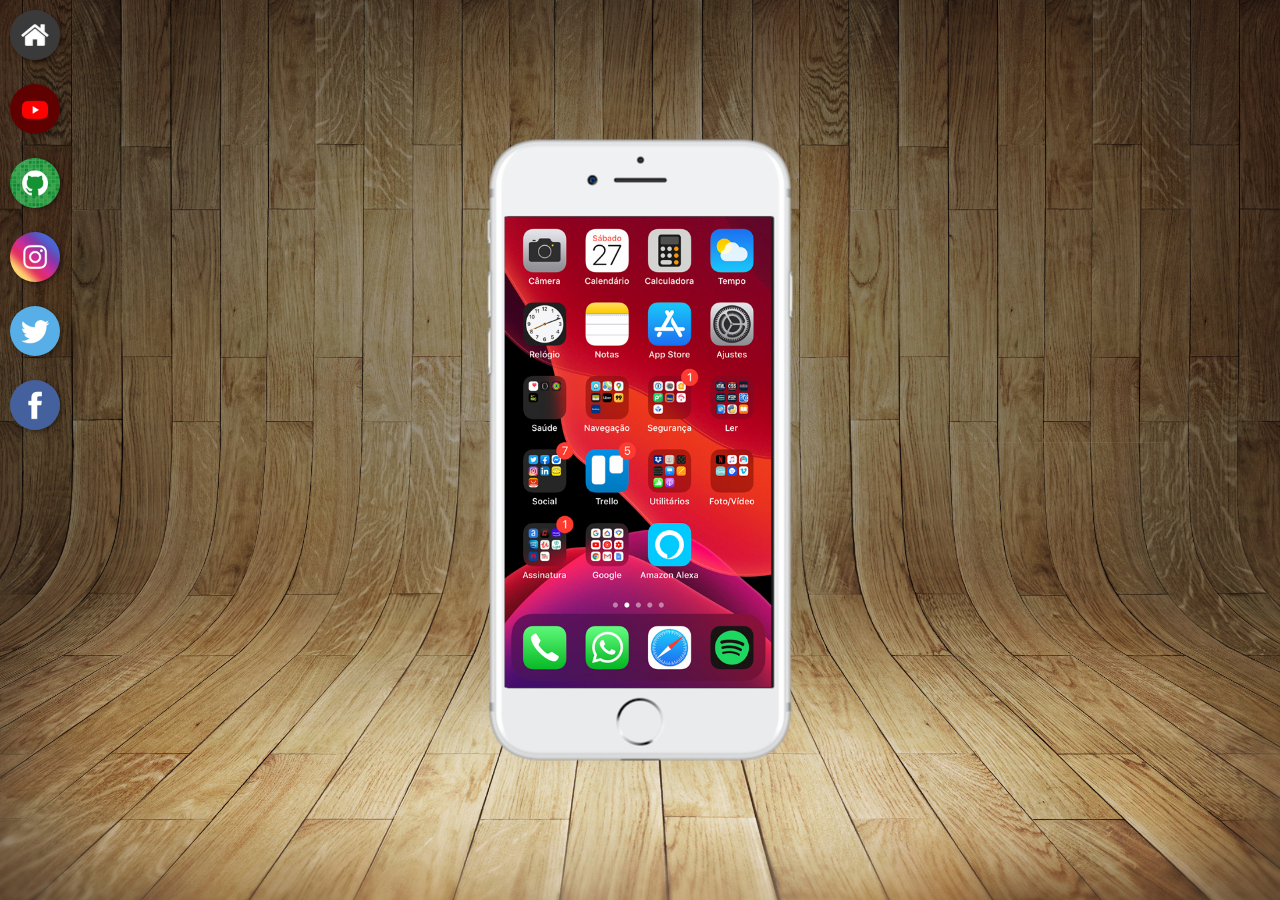
<file: index.html>
<!DOCTYPE html>
<html lang="pt-bt">
<head>
    <meta charset="UTF-8">
    <meta name="viewport" content="width=device-width, initial-scale=1.0">
    <link rel="shortcut icon" href="favicon.ico" type="image/x-icon">
    <link rel="stylesheet" href="estilos/style.css">
    <title>Projeto Redes Sociais</title>
</head>
<body>
    <main>
        <section id="telefone">
            <iframe src="home.html" name="tela" id="tela" frameborder="0">
                Seu navegador não é compatível com isso
            </iframe>
        </section>
        <section id="redes-sociais">
            <a href="home.html" target="tela"><img src="imagens/logo-home.jpg" alt="home"></a><br>
            <a href="youtube.html" target="tela"><img src="imagens/logo-youtube.jpg" alt="Youtube"></a><br>
            <a href="github.html" target="tela"><img src="imagens/logo-github.jpg" alt="Github"></a><br>
            <a href="instagram.html" target="tela"><img src="imagens/logo-instagram.jpg" alt="Instagram"></a><br>
            <a href="#" target="tela"><img src="imagens/logo-twitter.jpg" alt="Twitter"></a><br>
            <a href="#" target="tela"><img src="imagens/logo-facebook.jpg" alt="Facebook"></a>
        </section>
    </main>
</body>
</html>
</file>
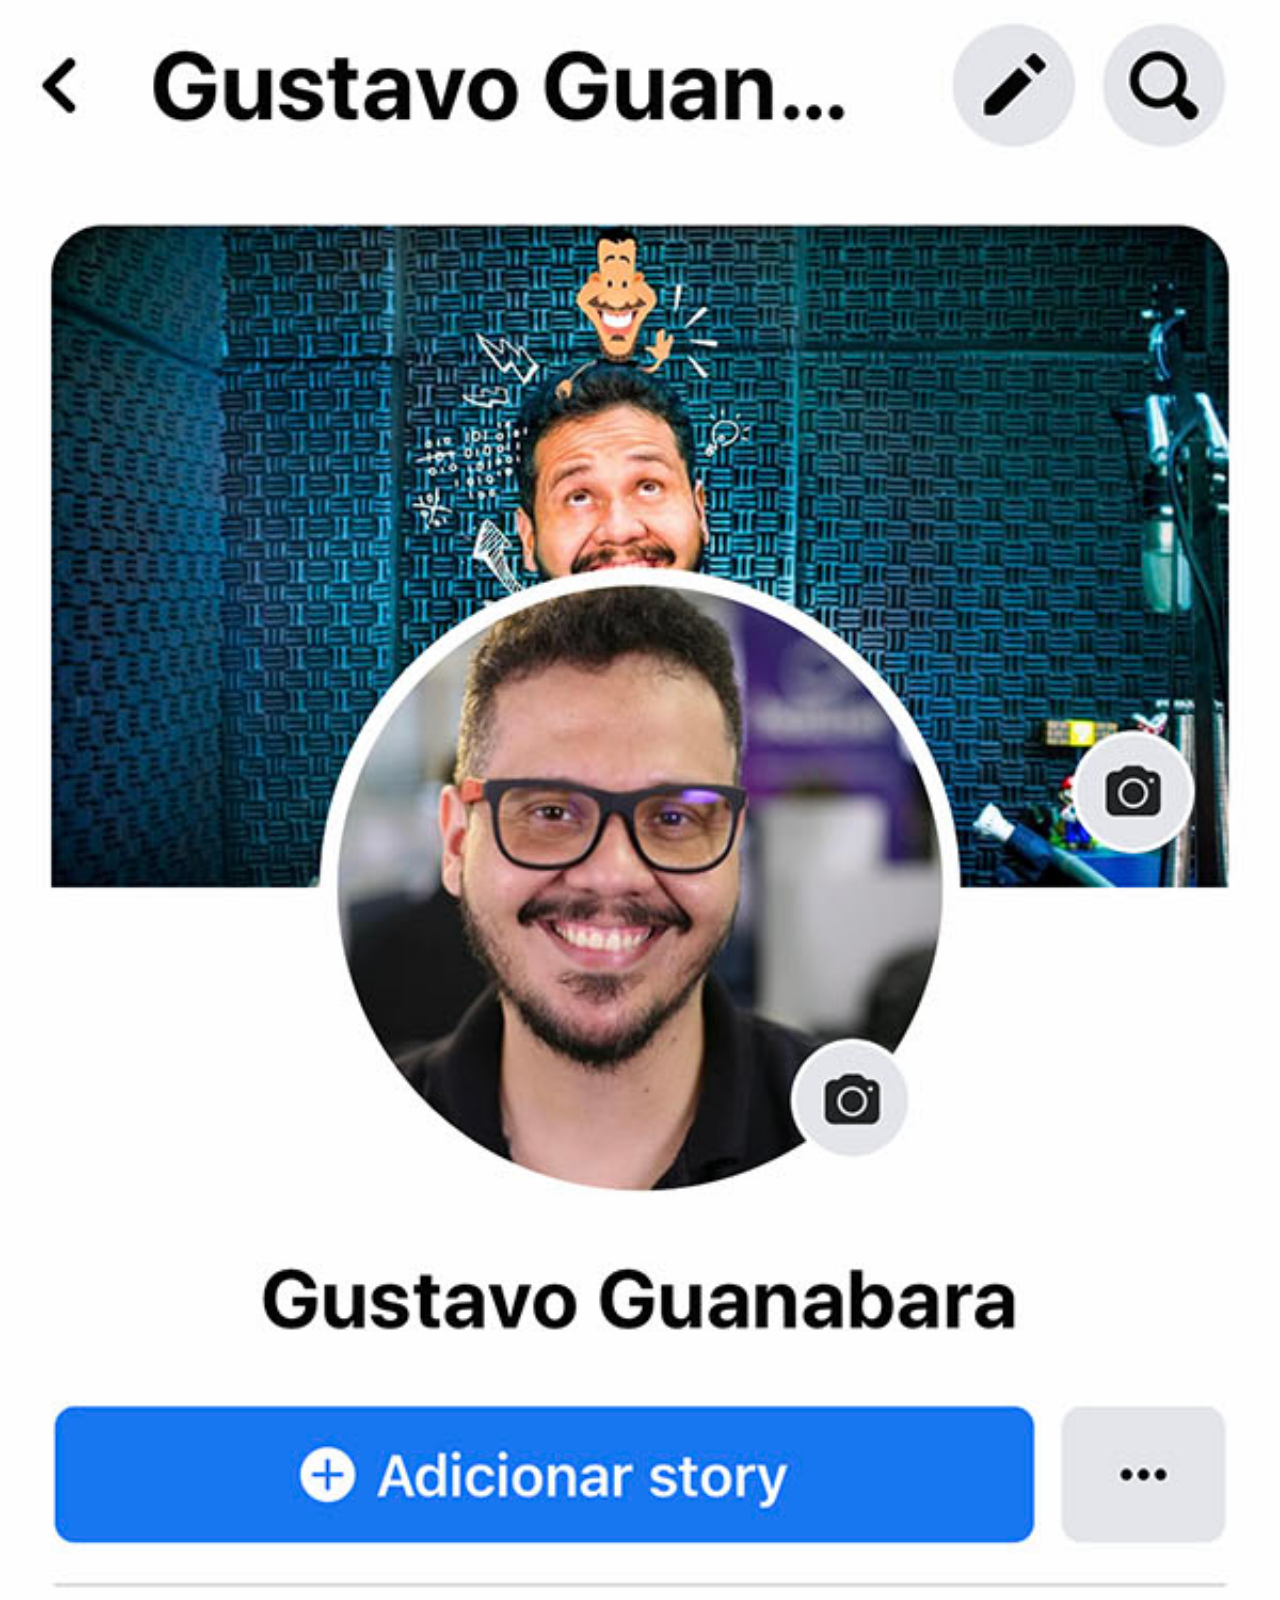
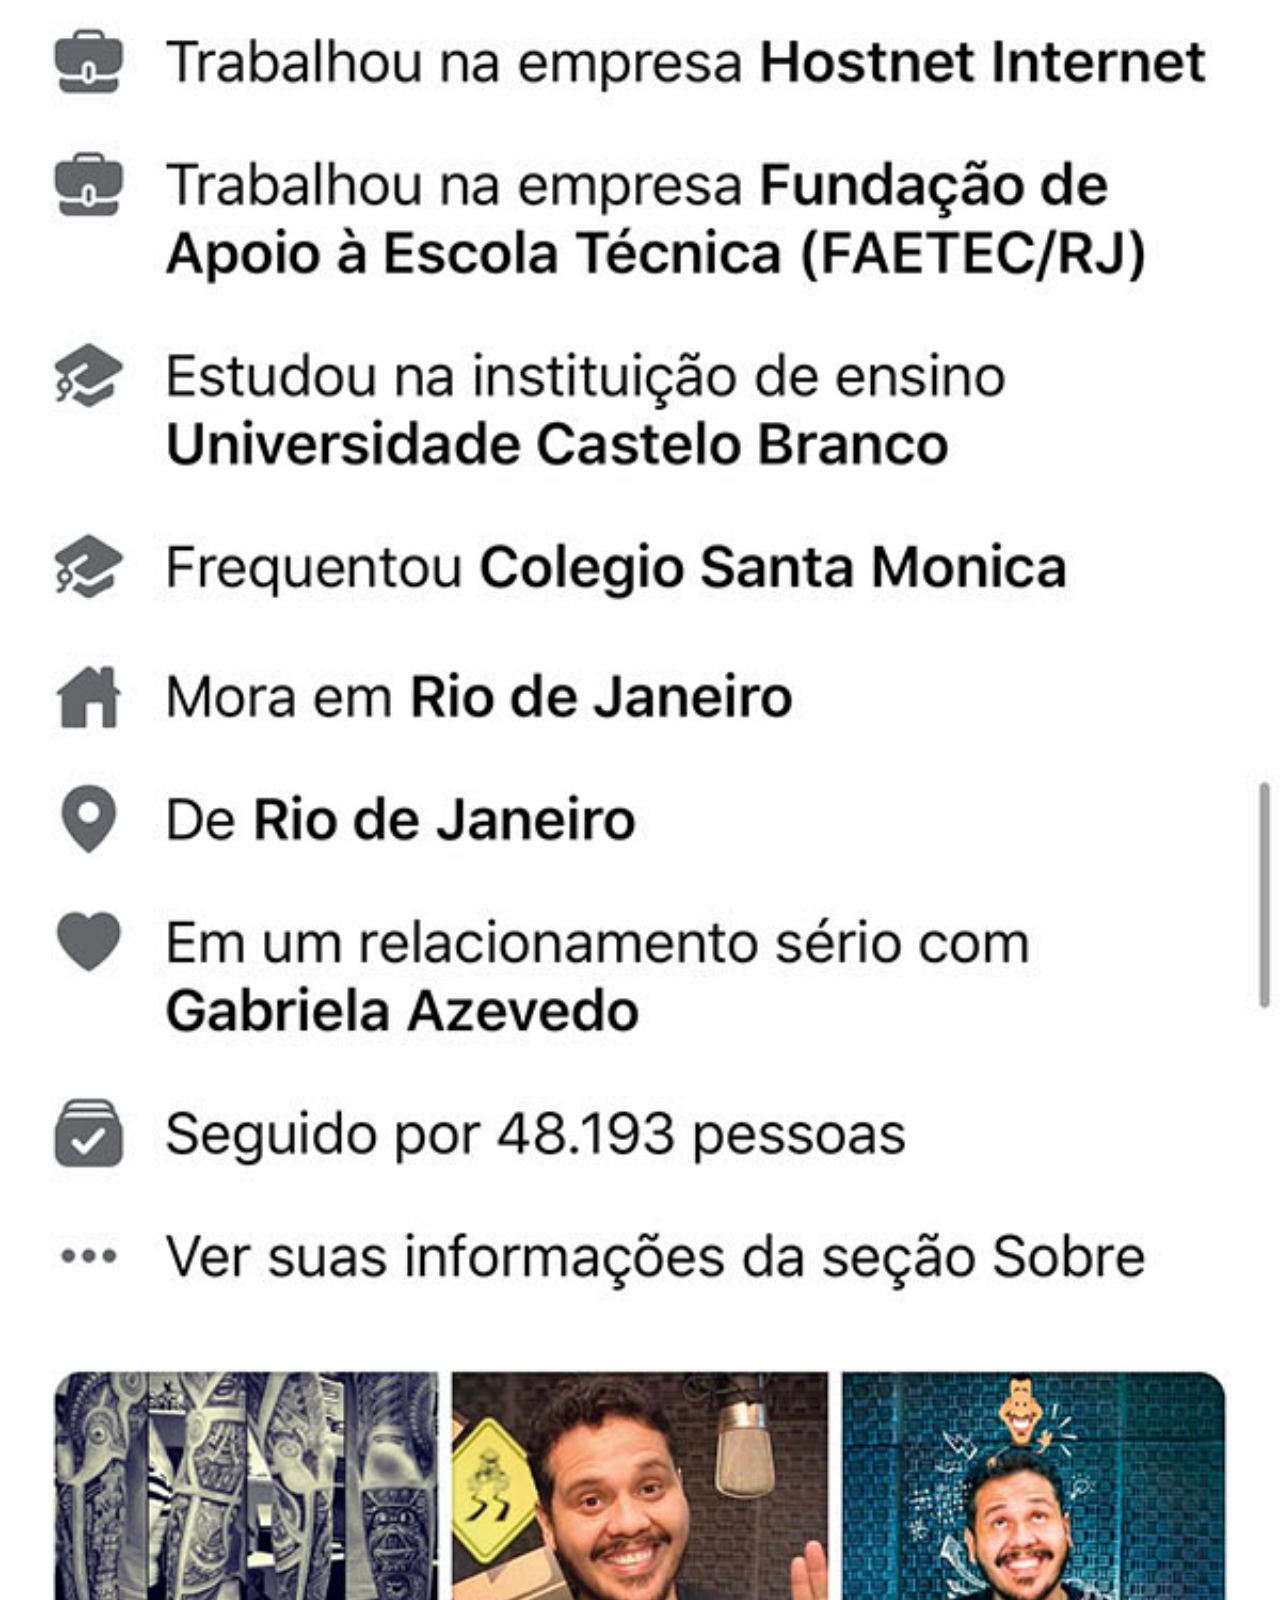
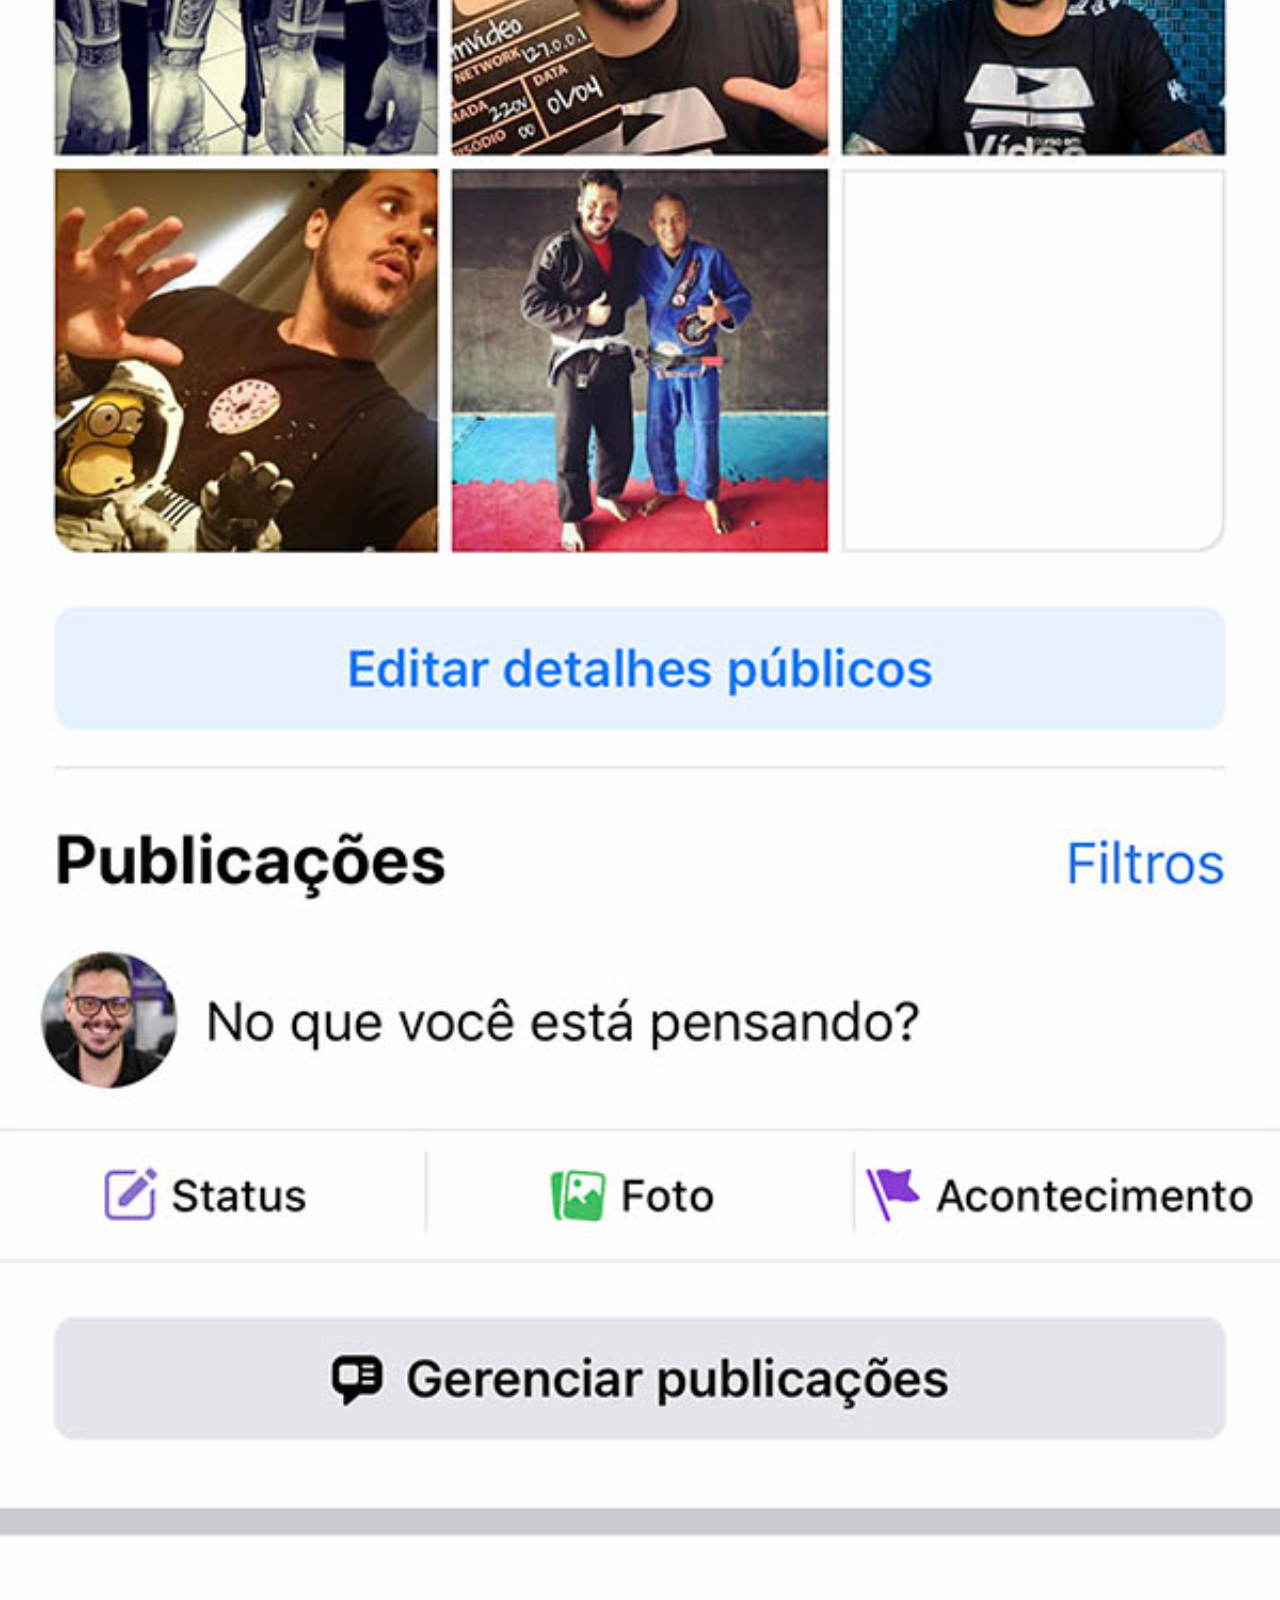
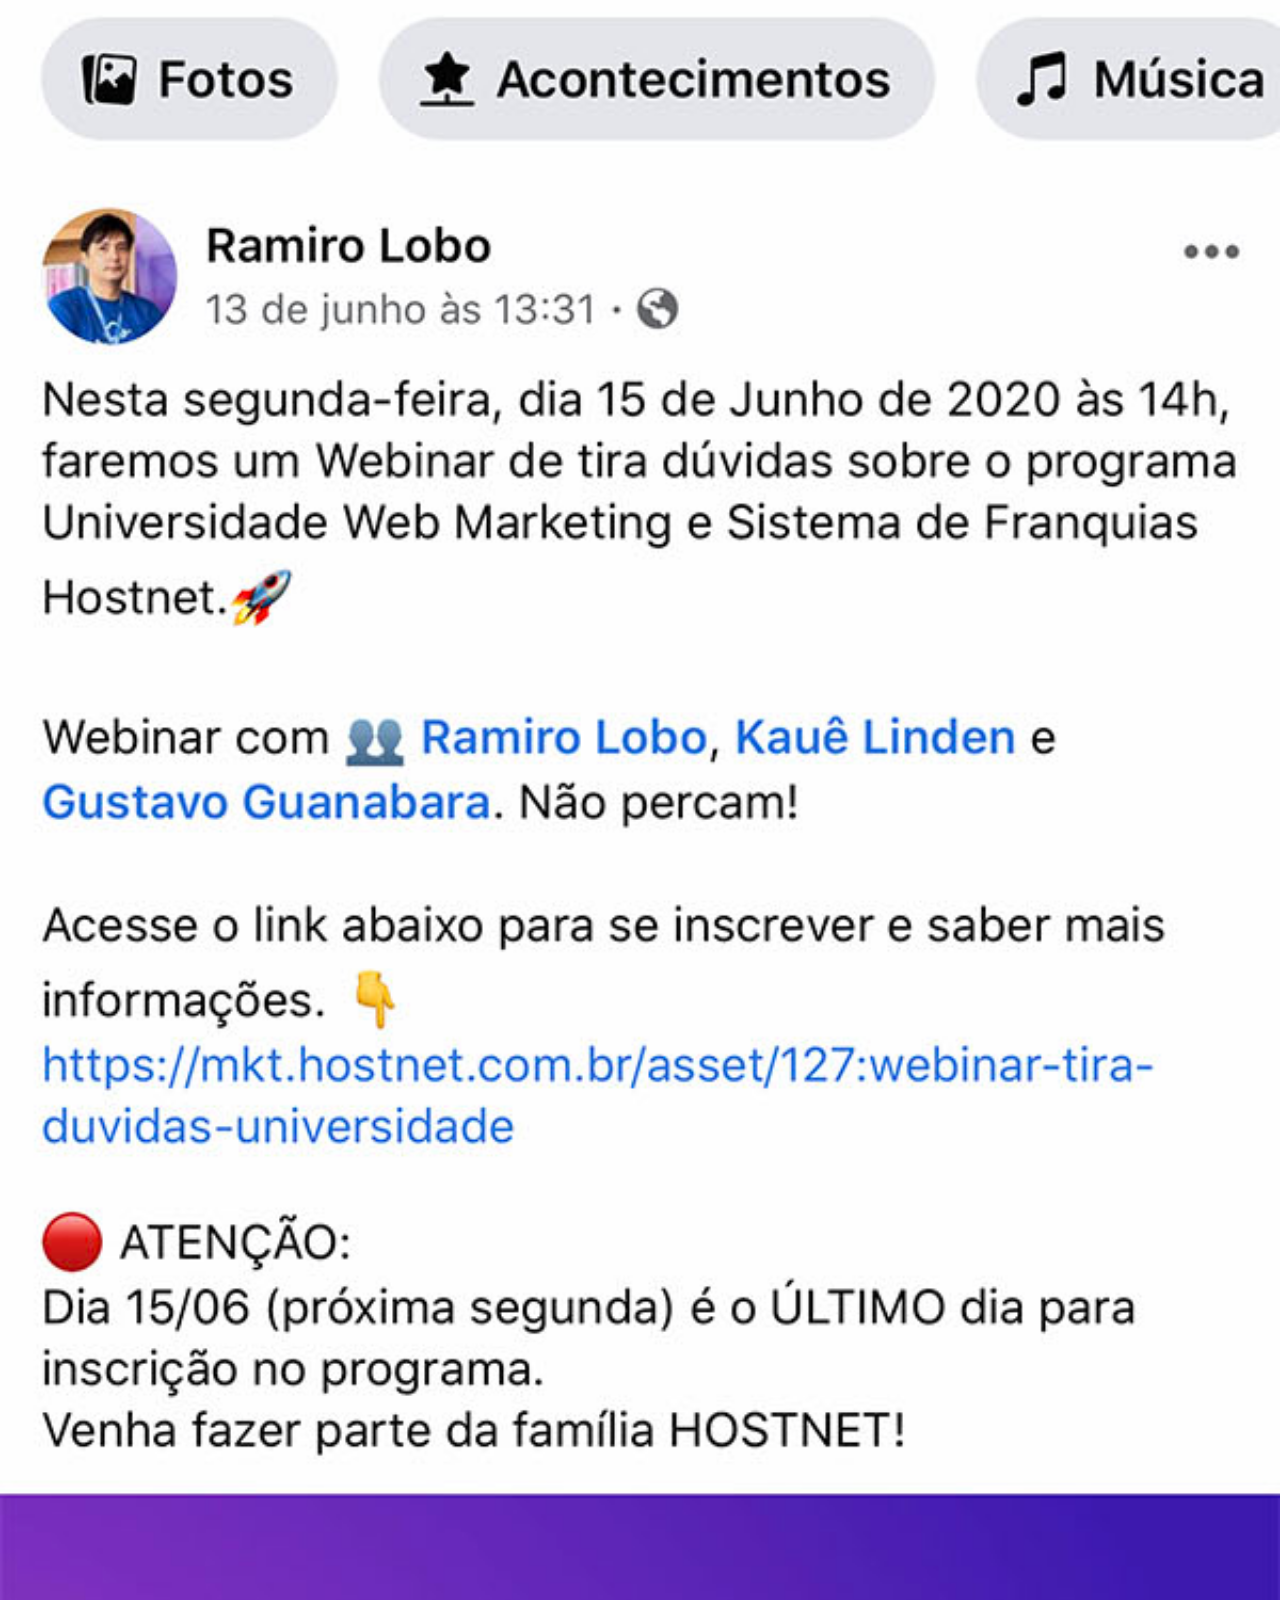
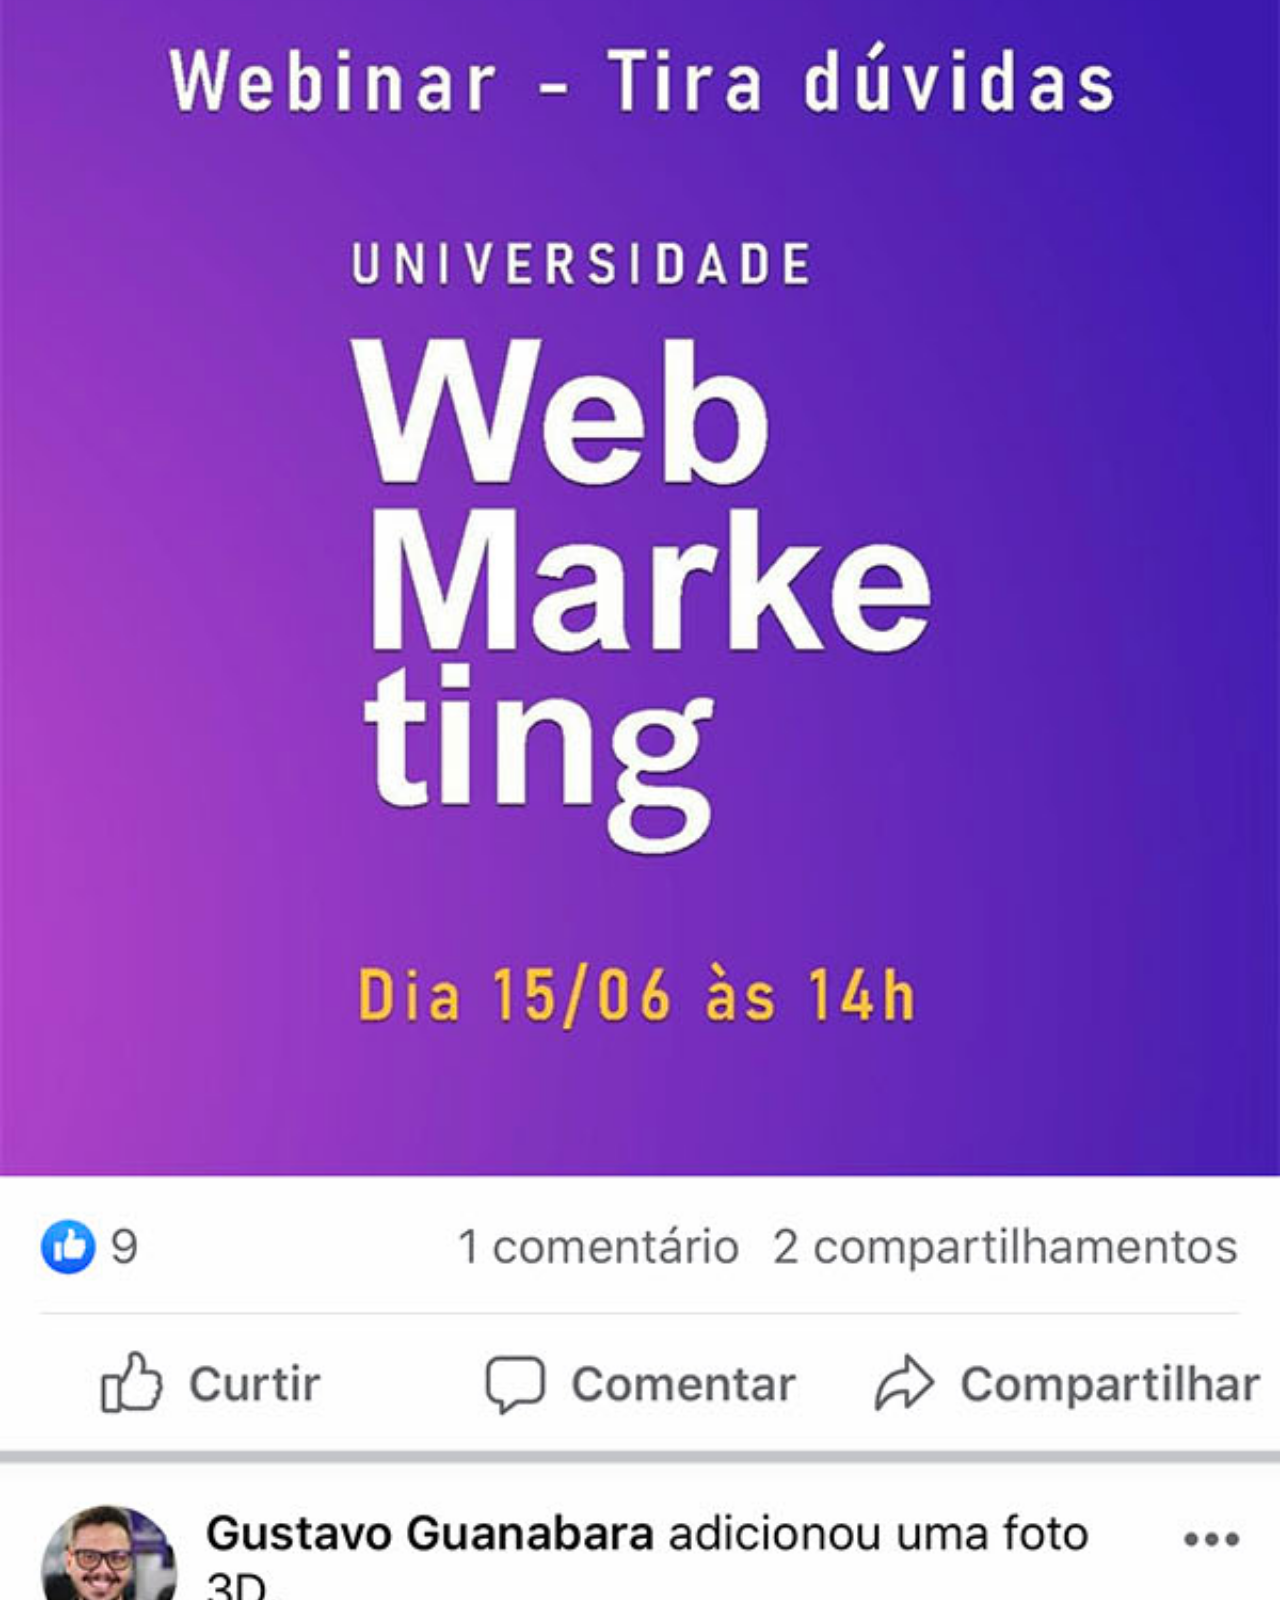
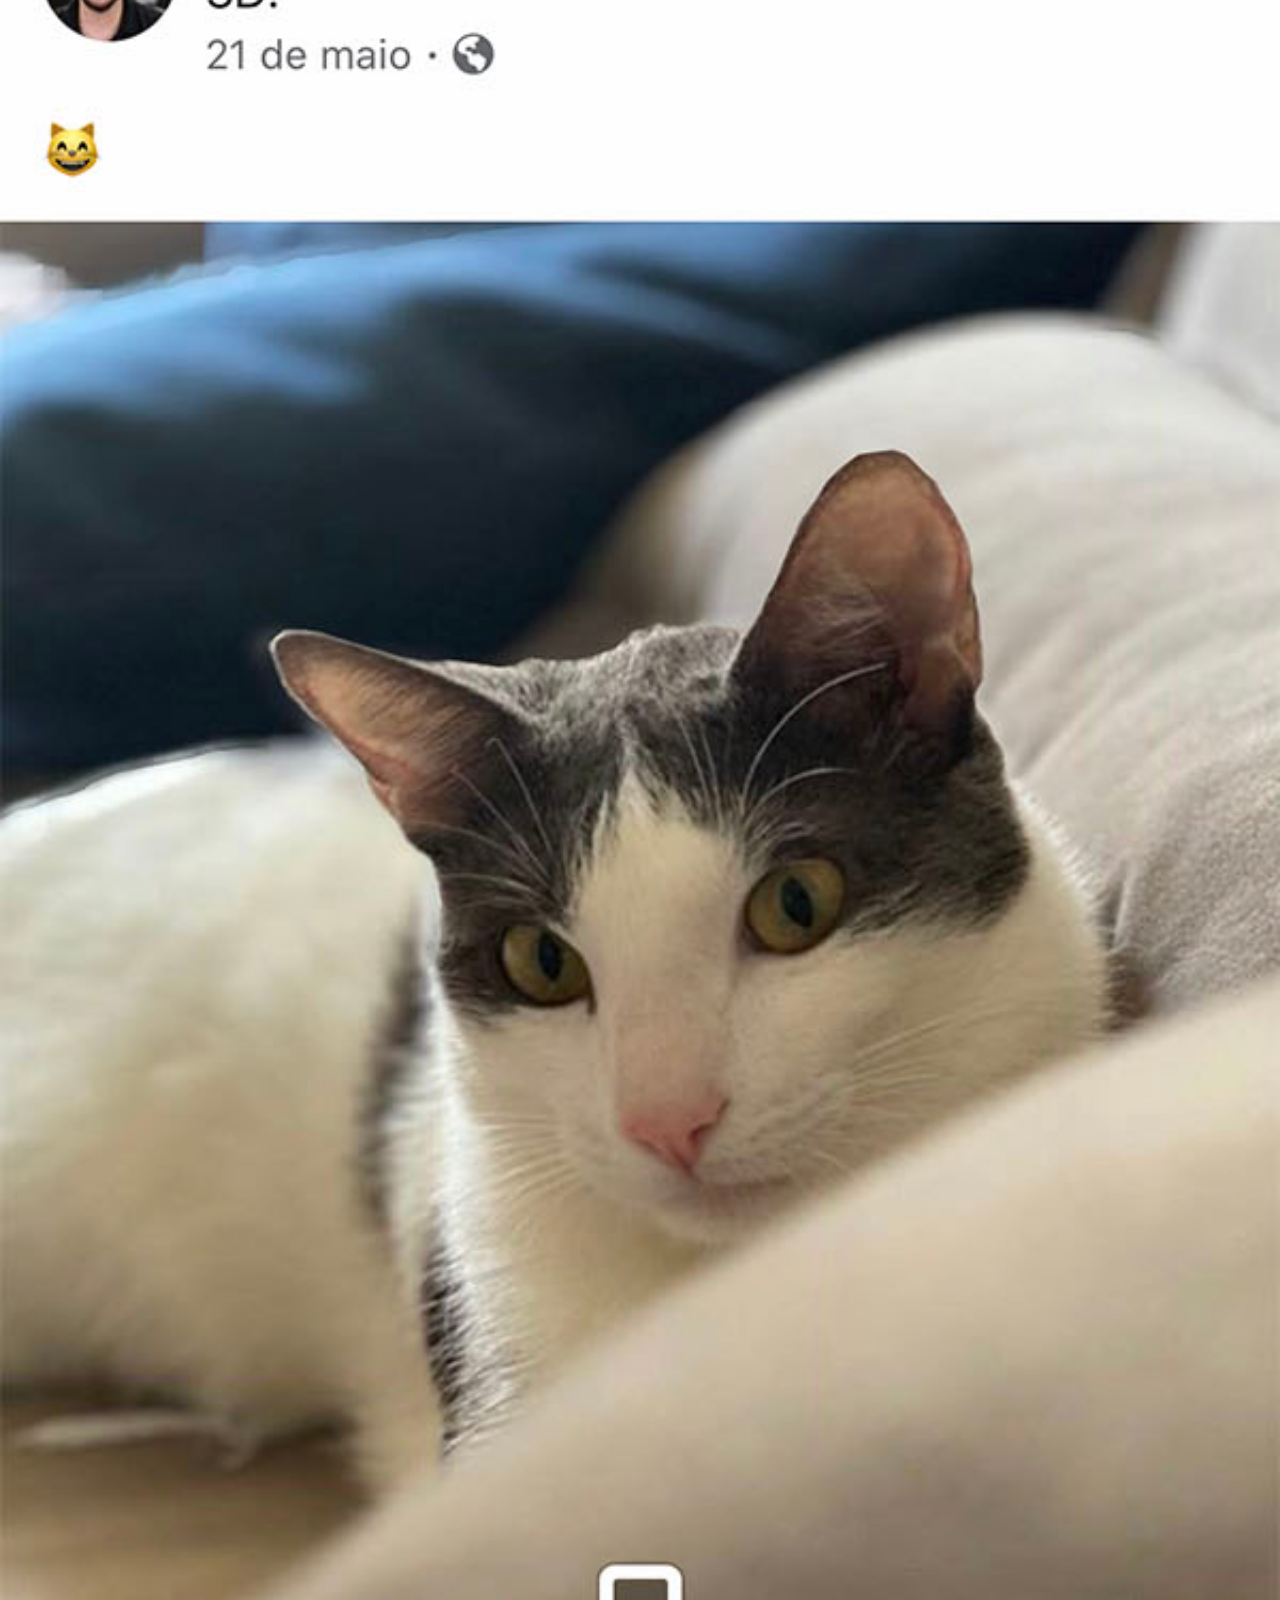
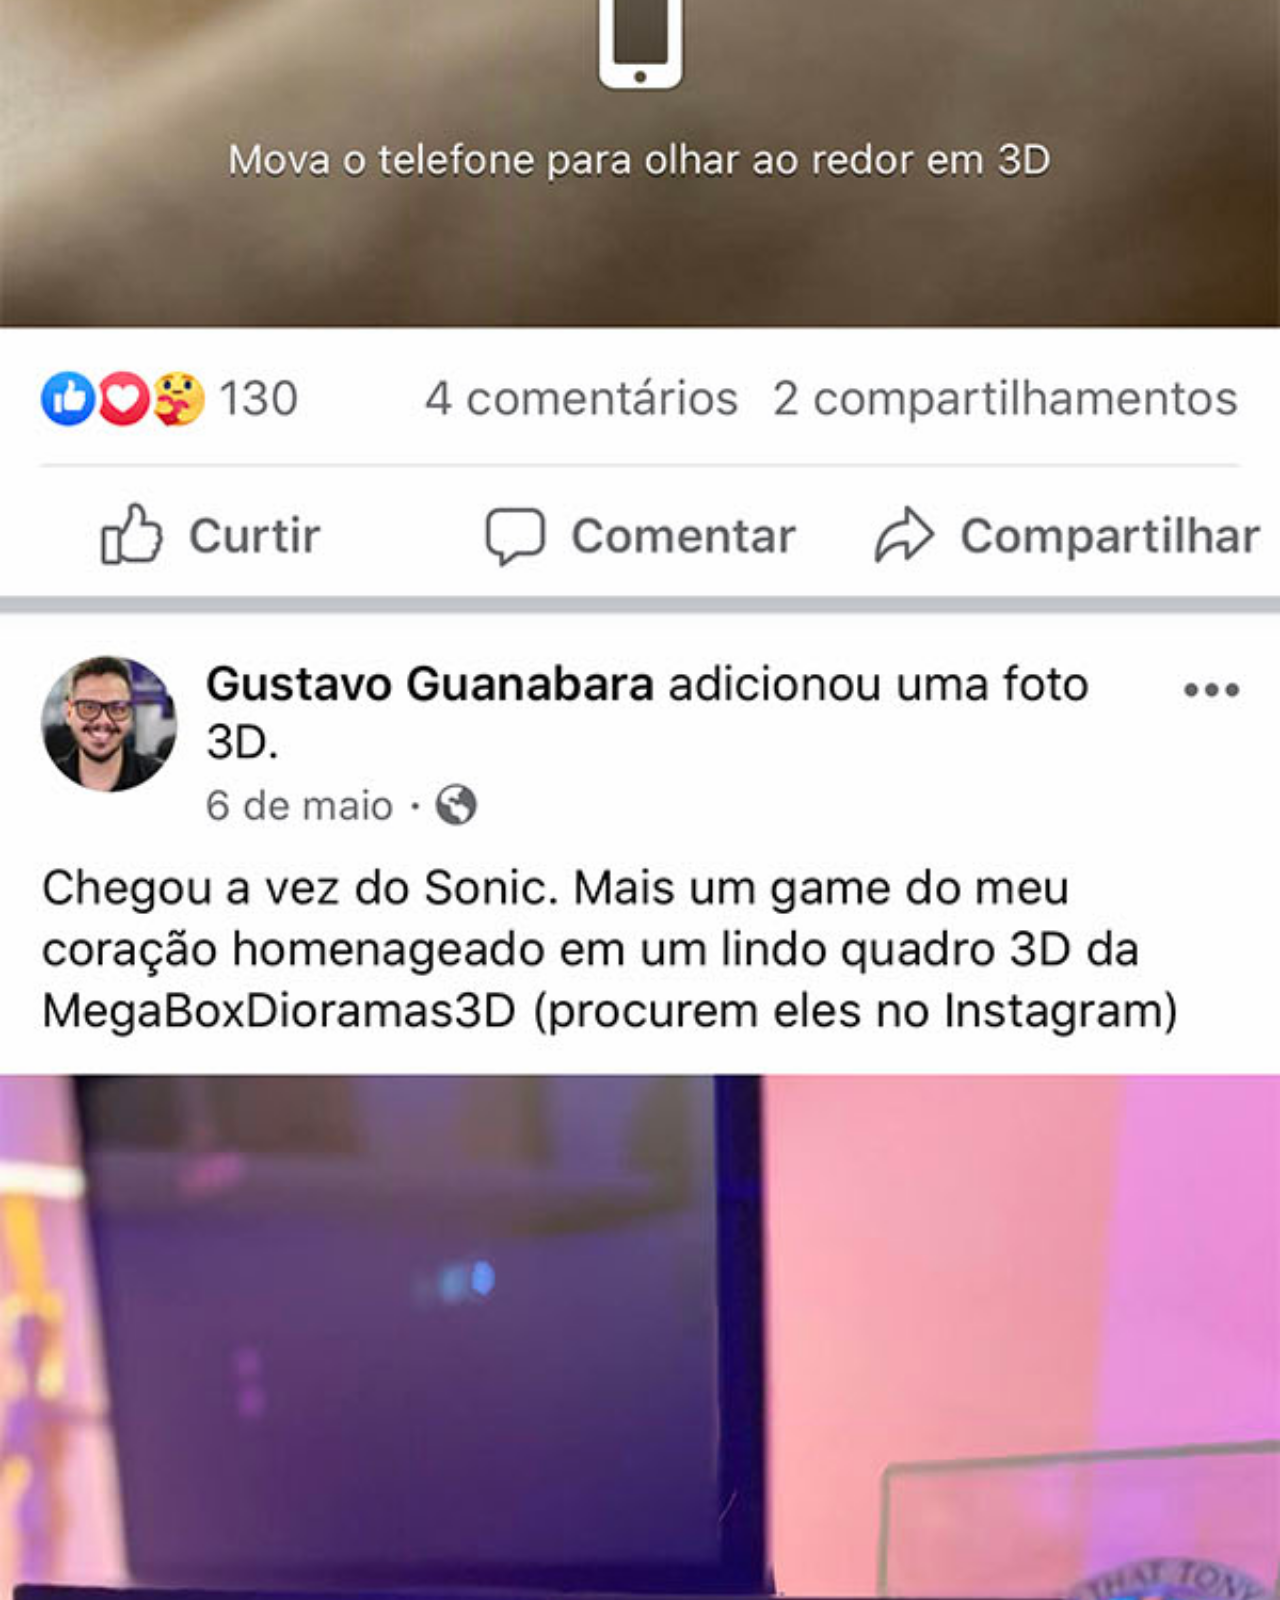
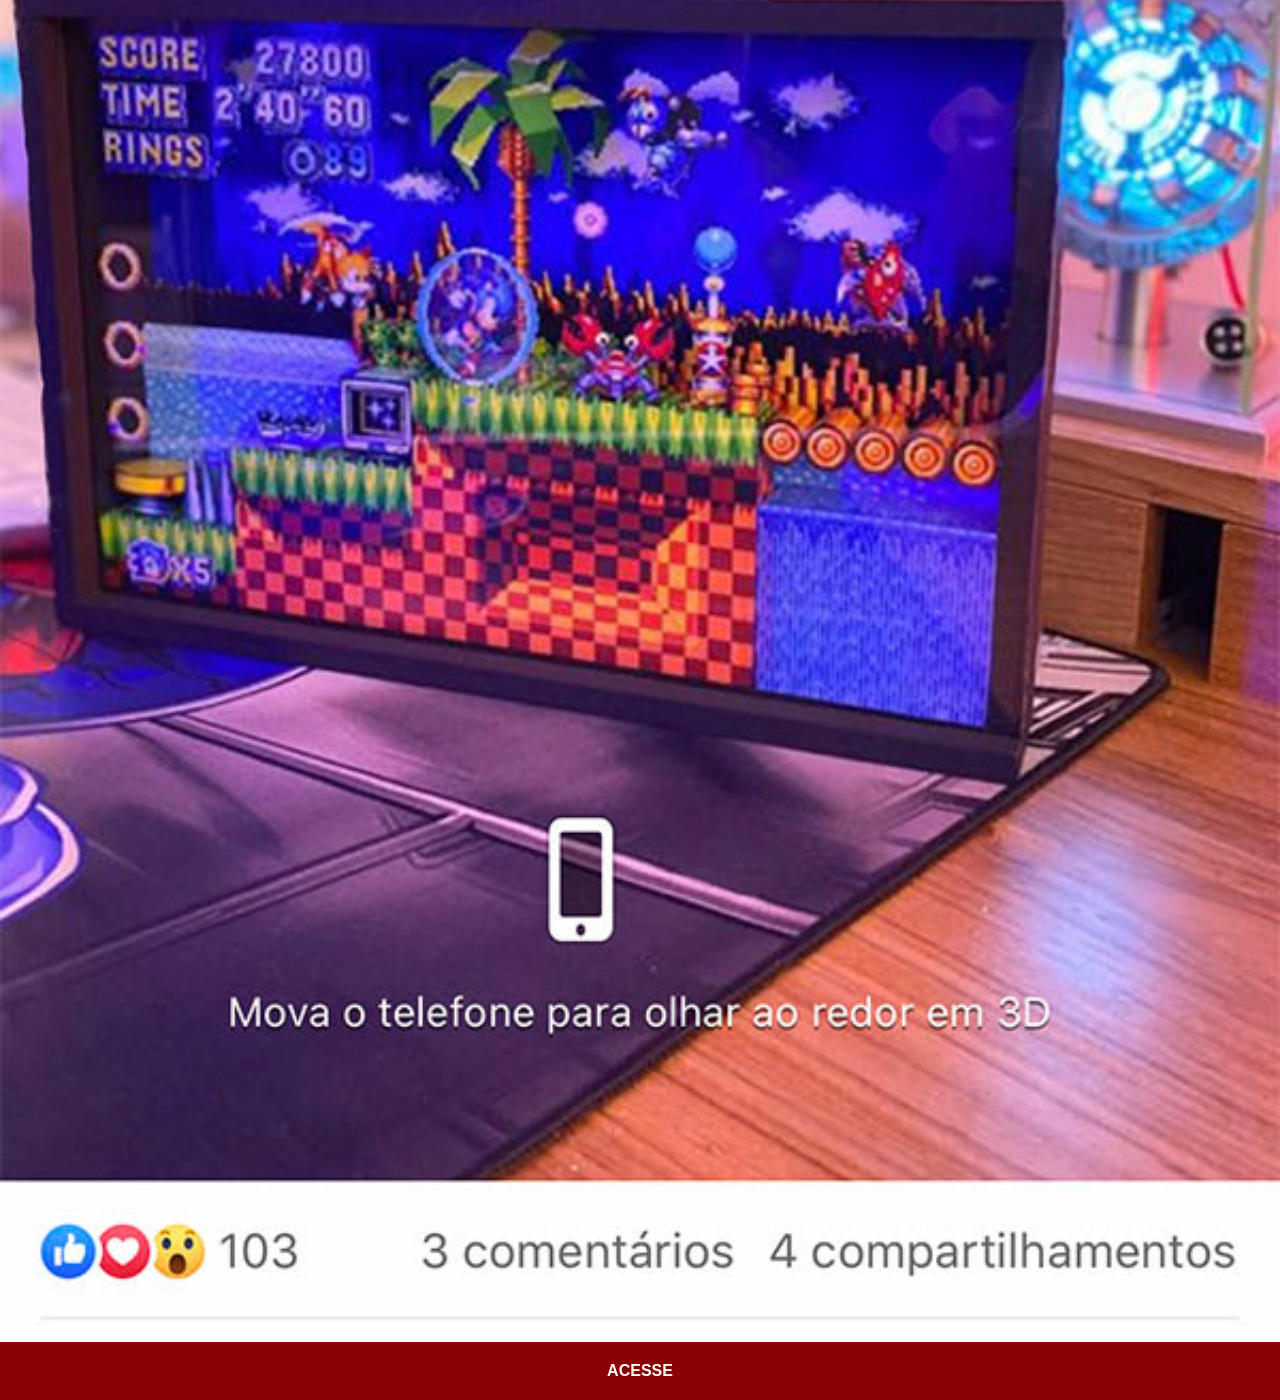
<file: facebook.html>
<!DOCTYPE html>
<html lang="pt-br">
<head>
    <meta charset="UTF-8">
    <meta name="viewport" content="width=device-width, initial-scale=1.0">
    <title>Facebook</title>
    <link rel="stylesheet" href="estilos/social.css">
</head>
<body>
    <img src="imagens/tela-facebook.jpg" alt="Facebook">
    <a href="https://www.facebook.com/gustavoguanabara/" target="_blank">ACESSE</a>
</body>
</html>
</file>
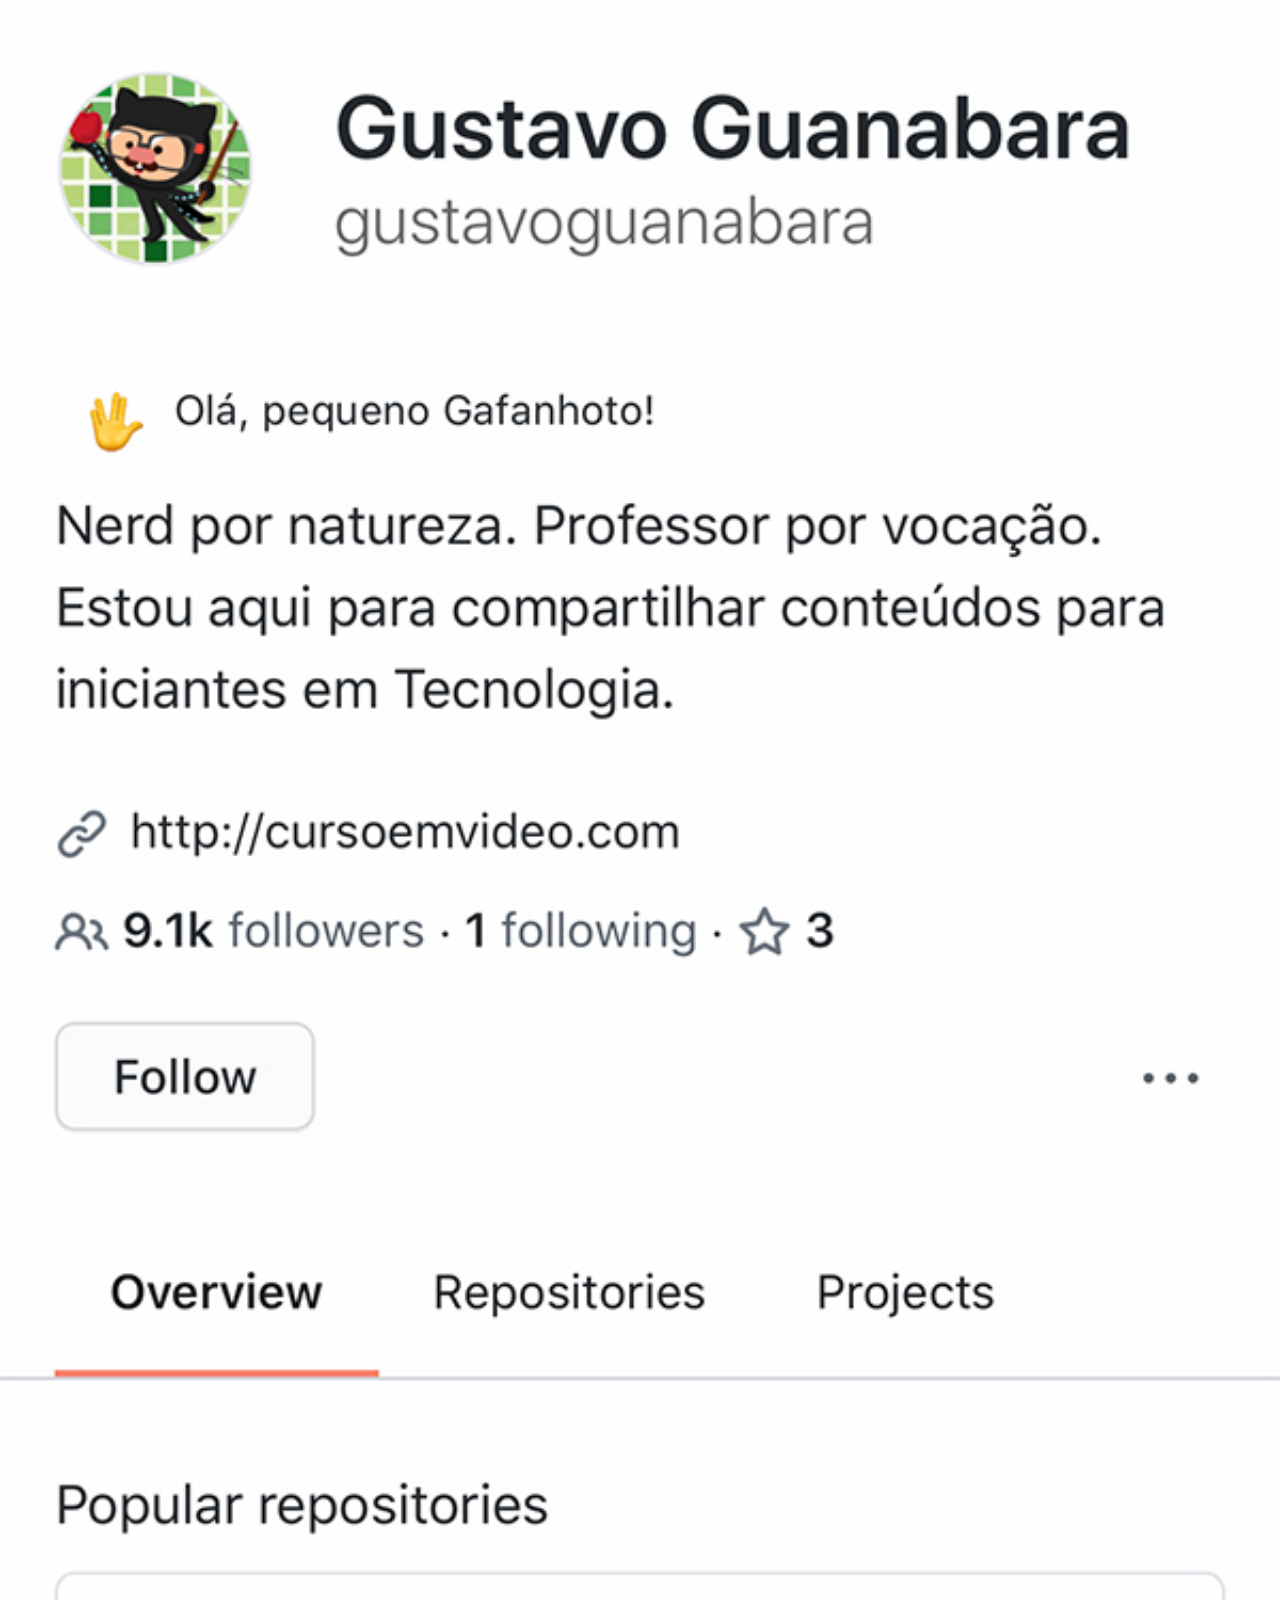
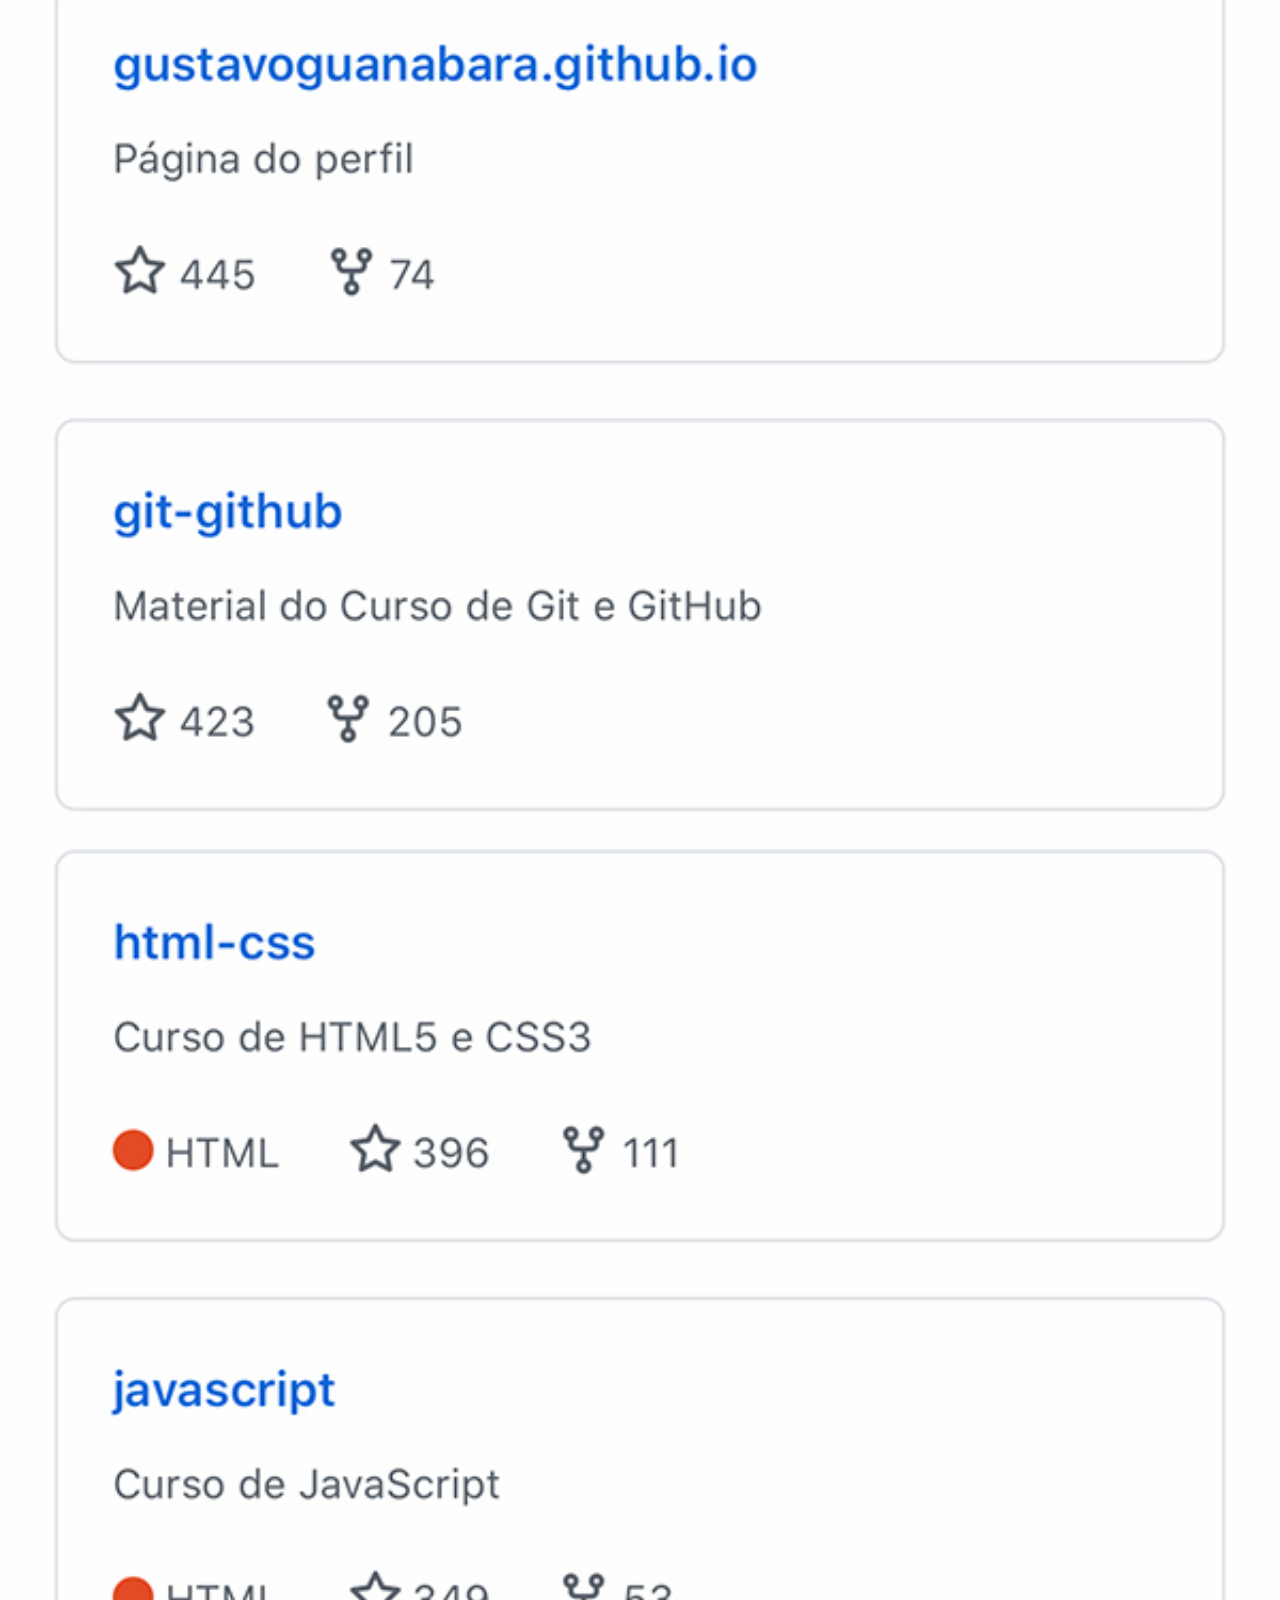
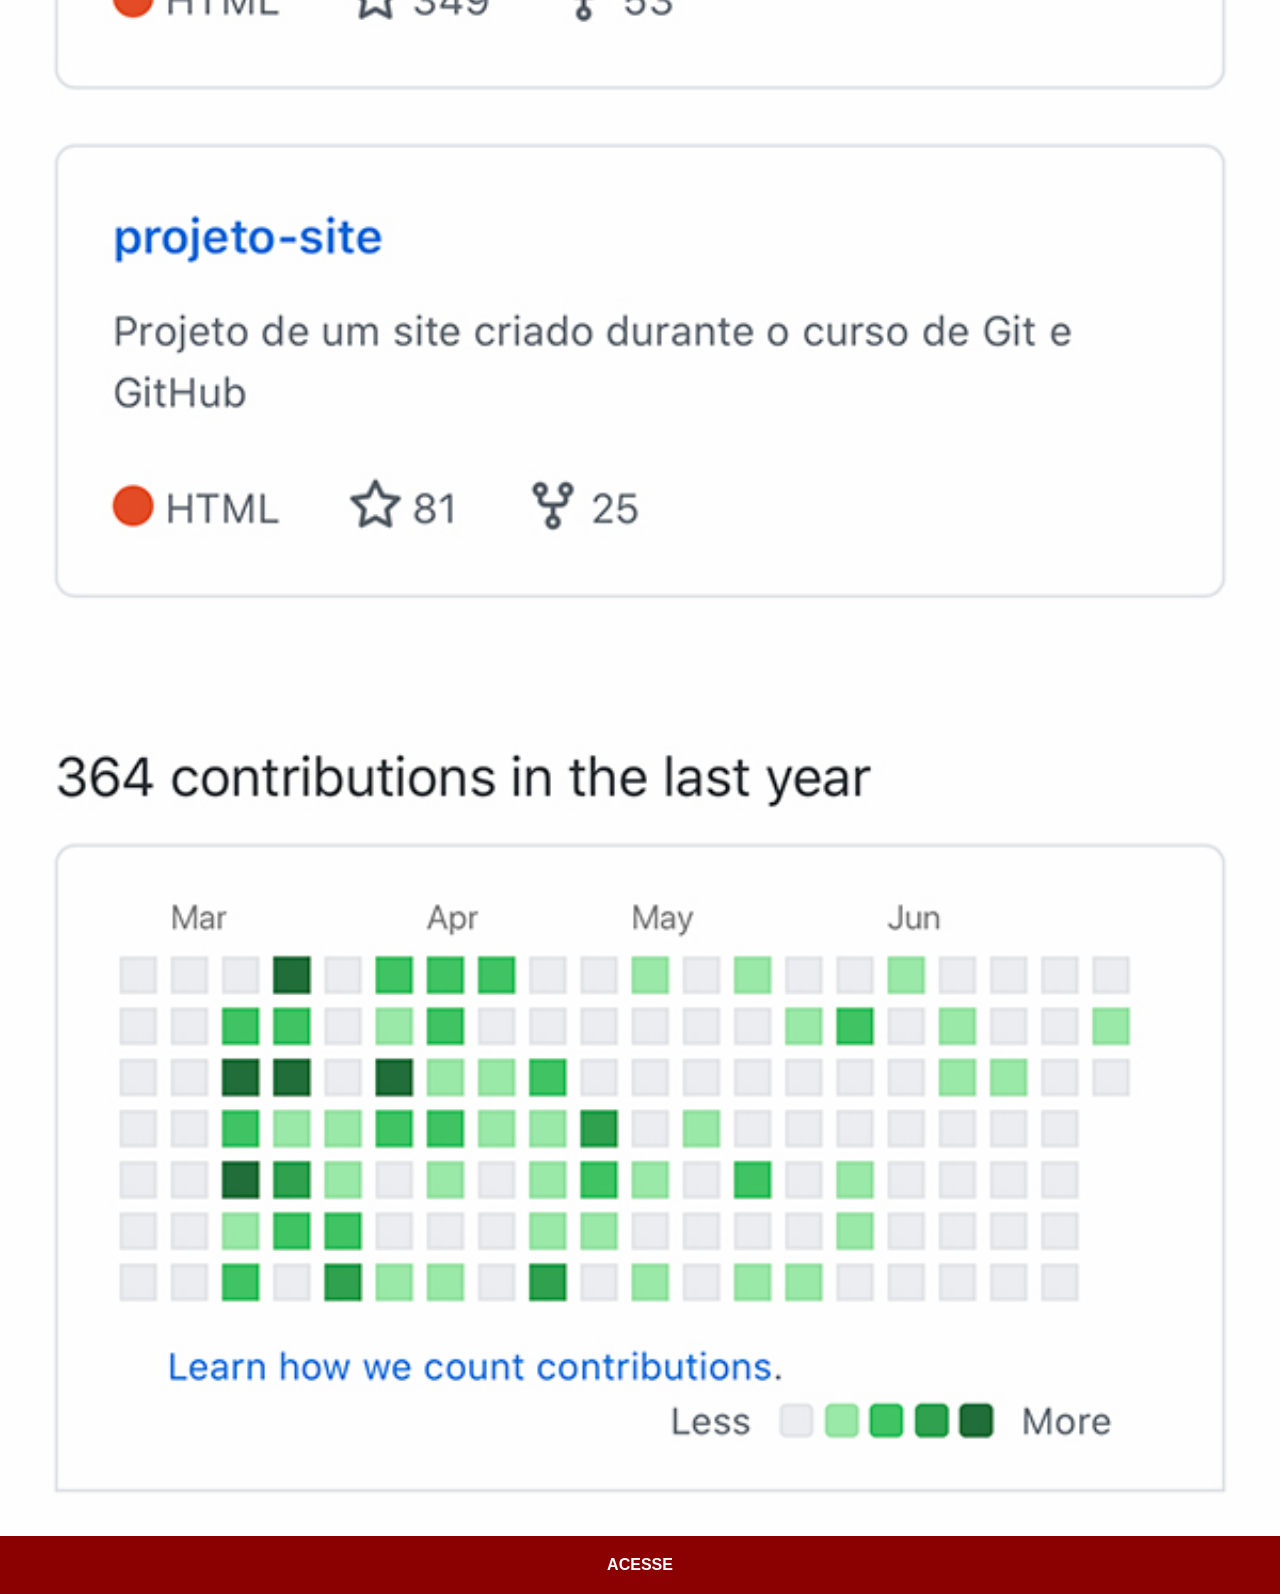
<file: github.html>
<!DOCTYPE html>
<html lang="pt-br">
<head>
    <meta charset="UTF-8">
    <meta name="viewport" content="width=device-width, initial-scale=1.0">
    <title>Githubt</title>
    <link rel="stylesheet" href="estilos/social.css">
</head>
<body>
    <img src="imagens/tela-github.jpg" alt="Github">
    <a href="https://github.com/gustavoguanabara/" target="_blank">ACESSE</a>
</body>
</html>
</file>
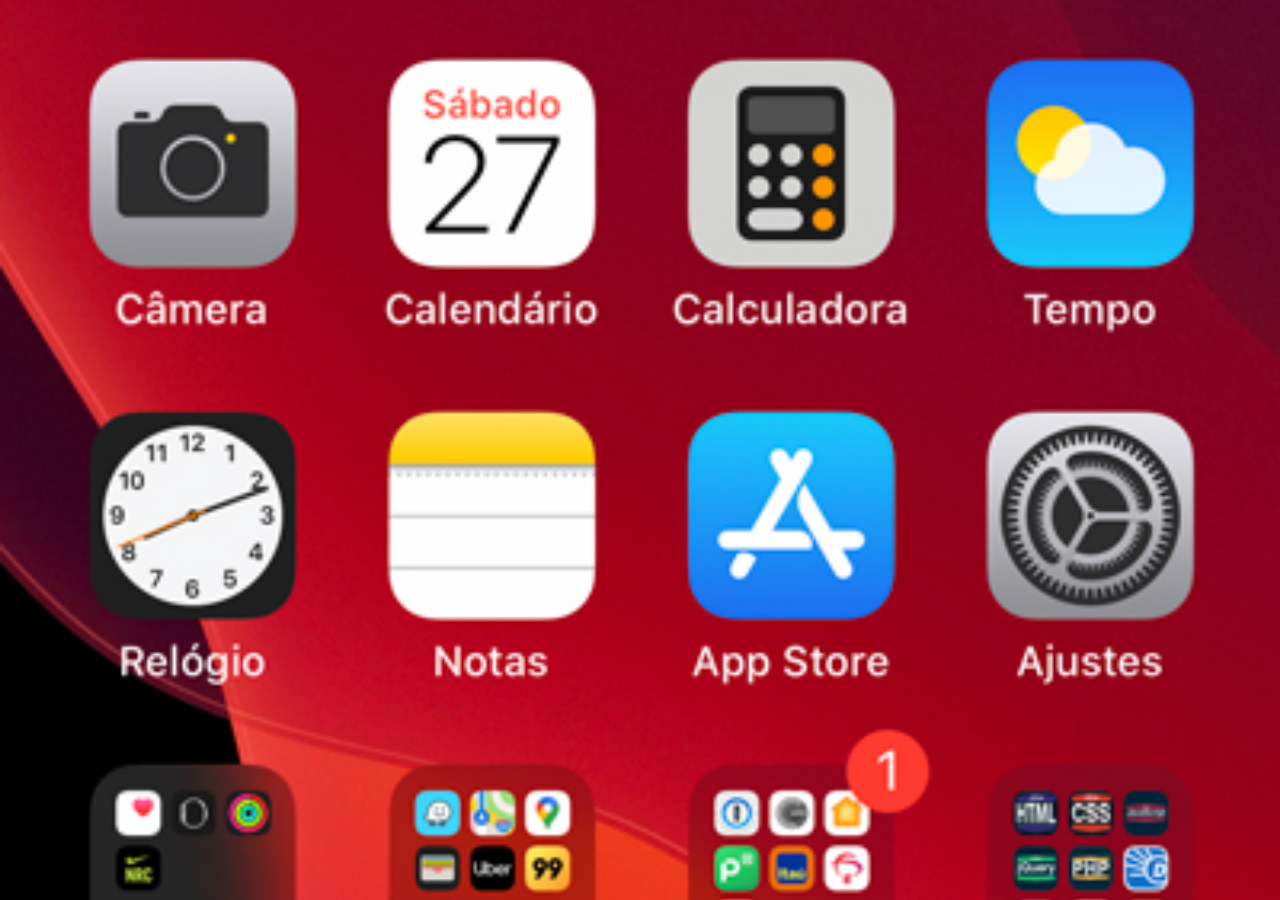
<file: home.html>
<!DOCTYPE html>
<html lang="en">
<head>
    <meta charset="UTF-8">
    <meta name="viewport" content="width=device-width, initial-scale=1.0">
    <title>Document</title>
</head>
<style>
    * {
        margin: 0px;
        padding: 0px;
    }

    body{
        width: 100vw;
        height: 100vh;
        background: black url('imagens/tela-home.jpg')no-repeat top center;
        background-size: cover;
    }

</style>
<body>
    
</body>
</html>
</file>
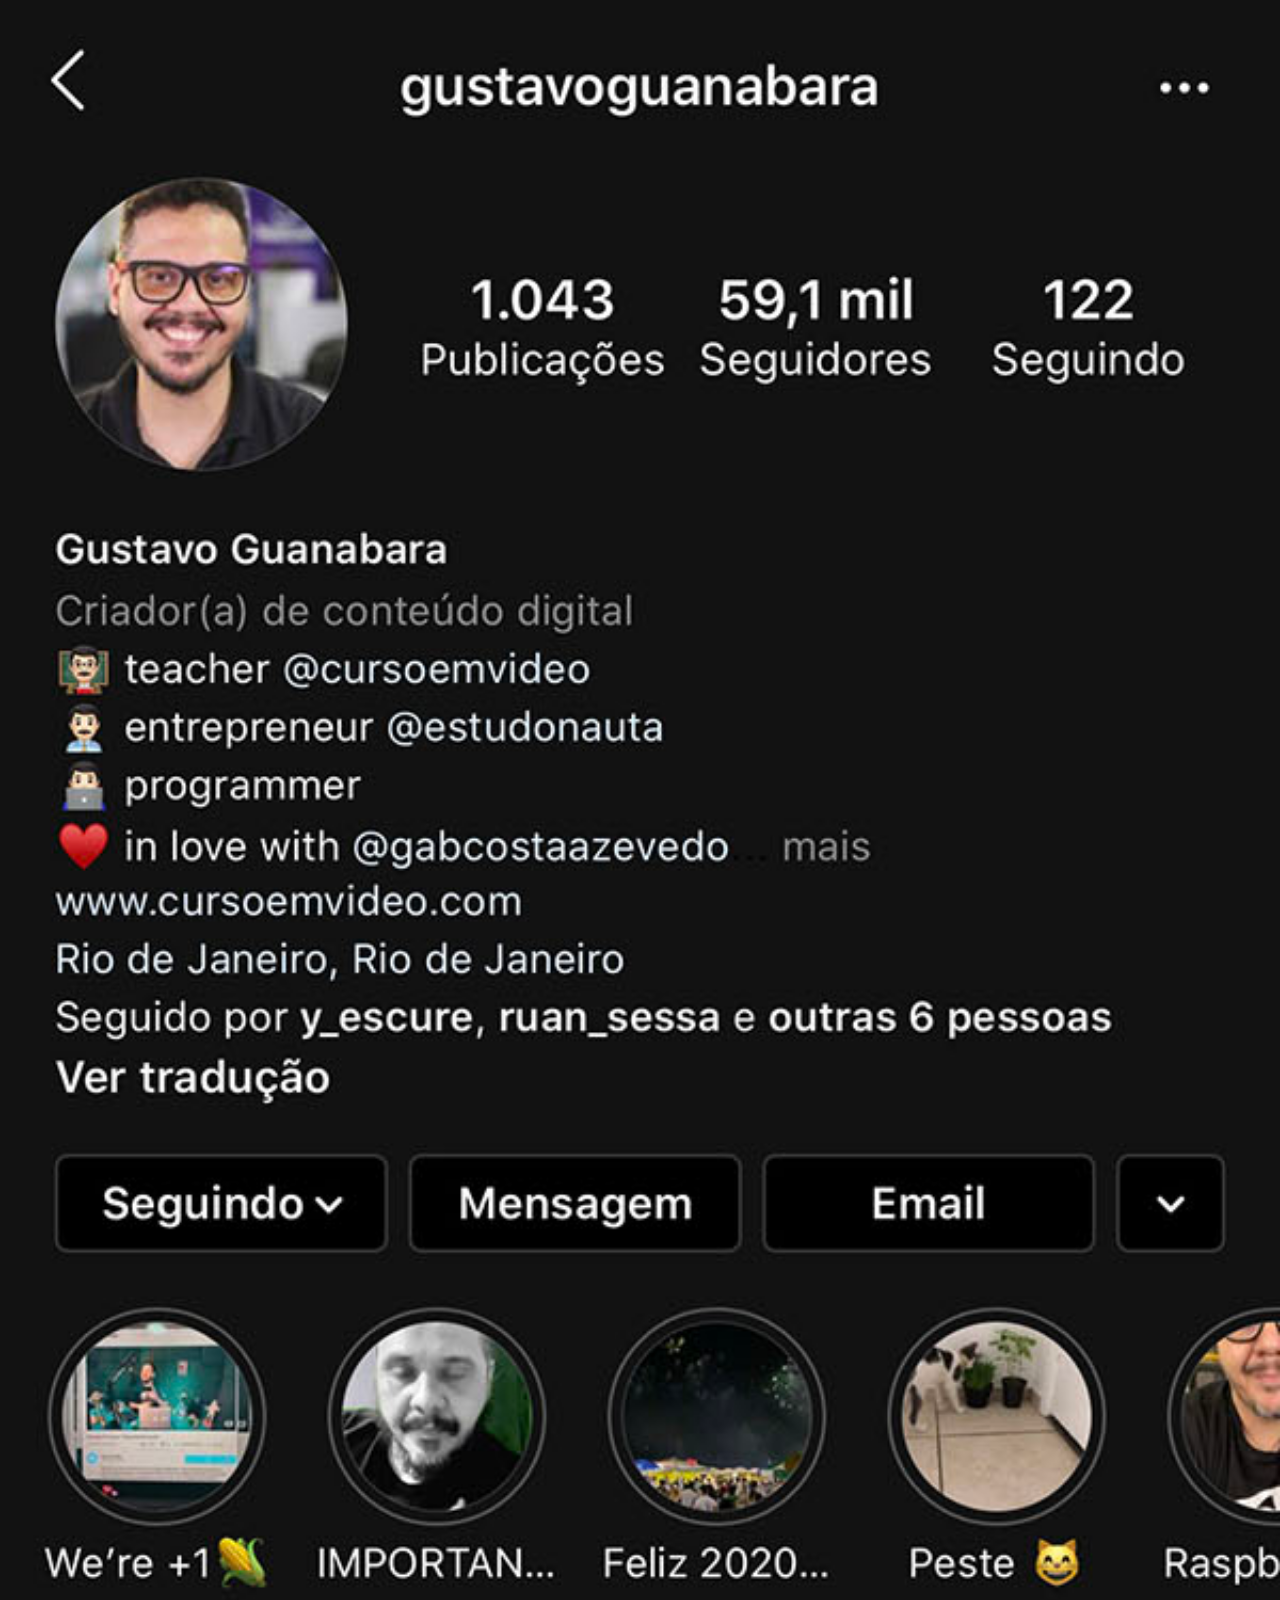
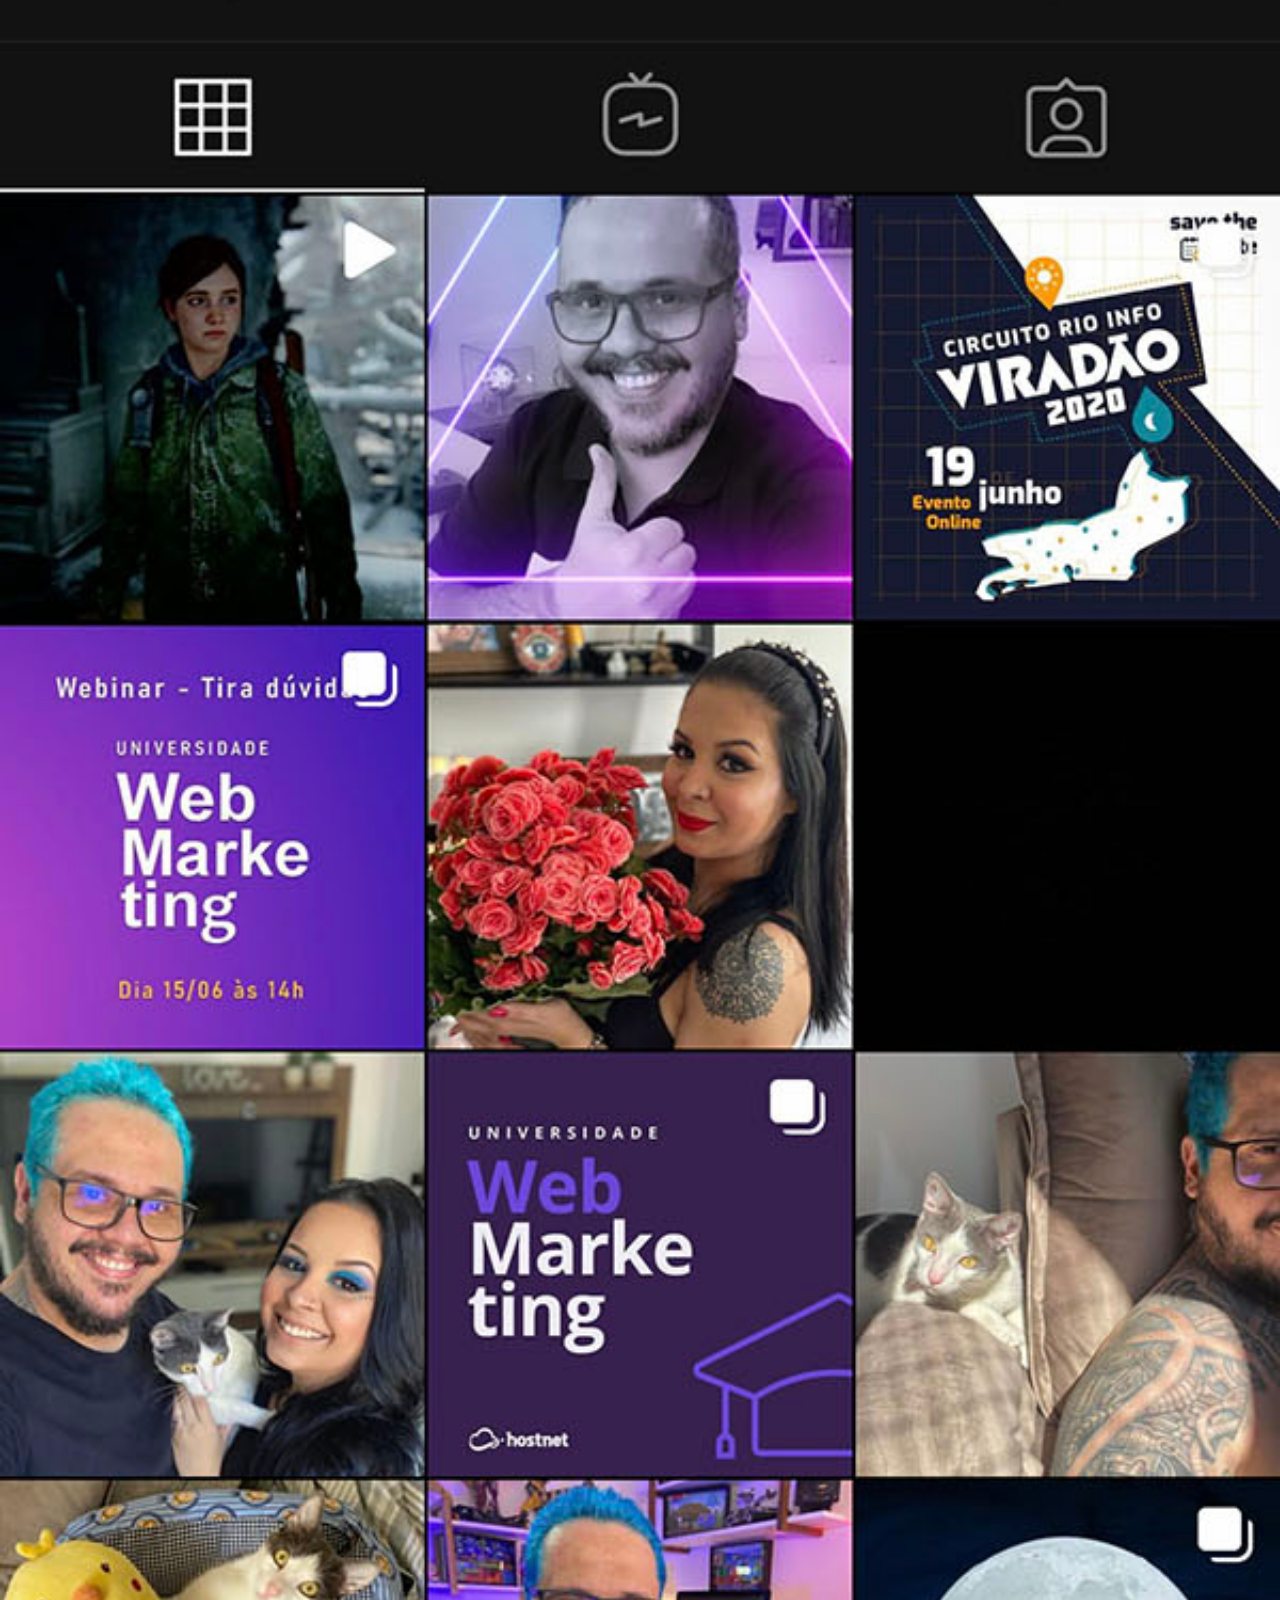
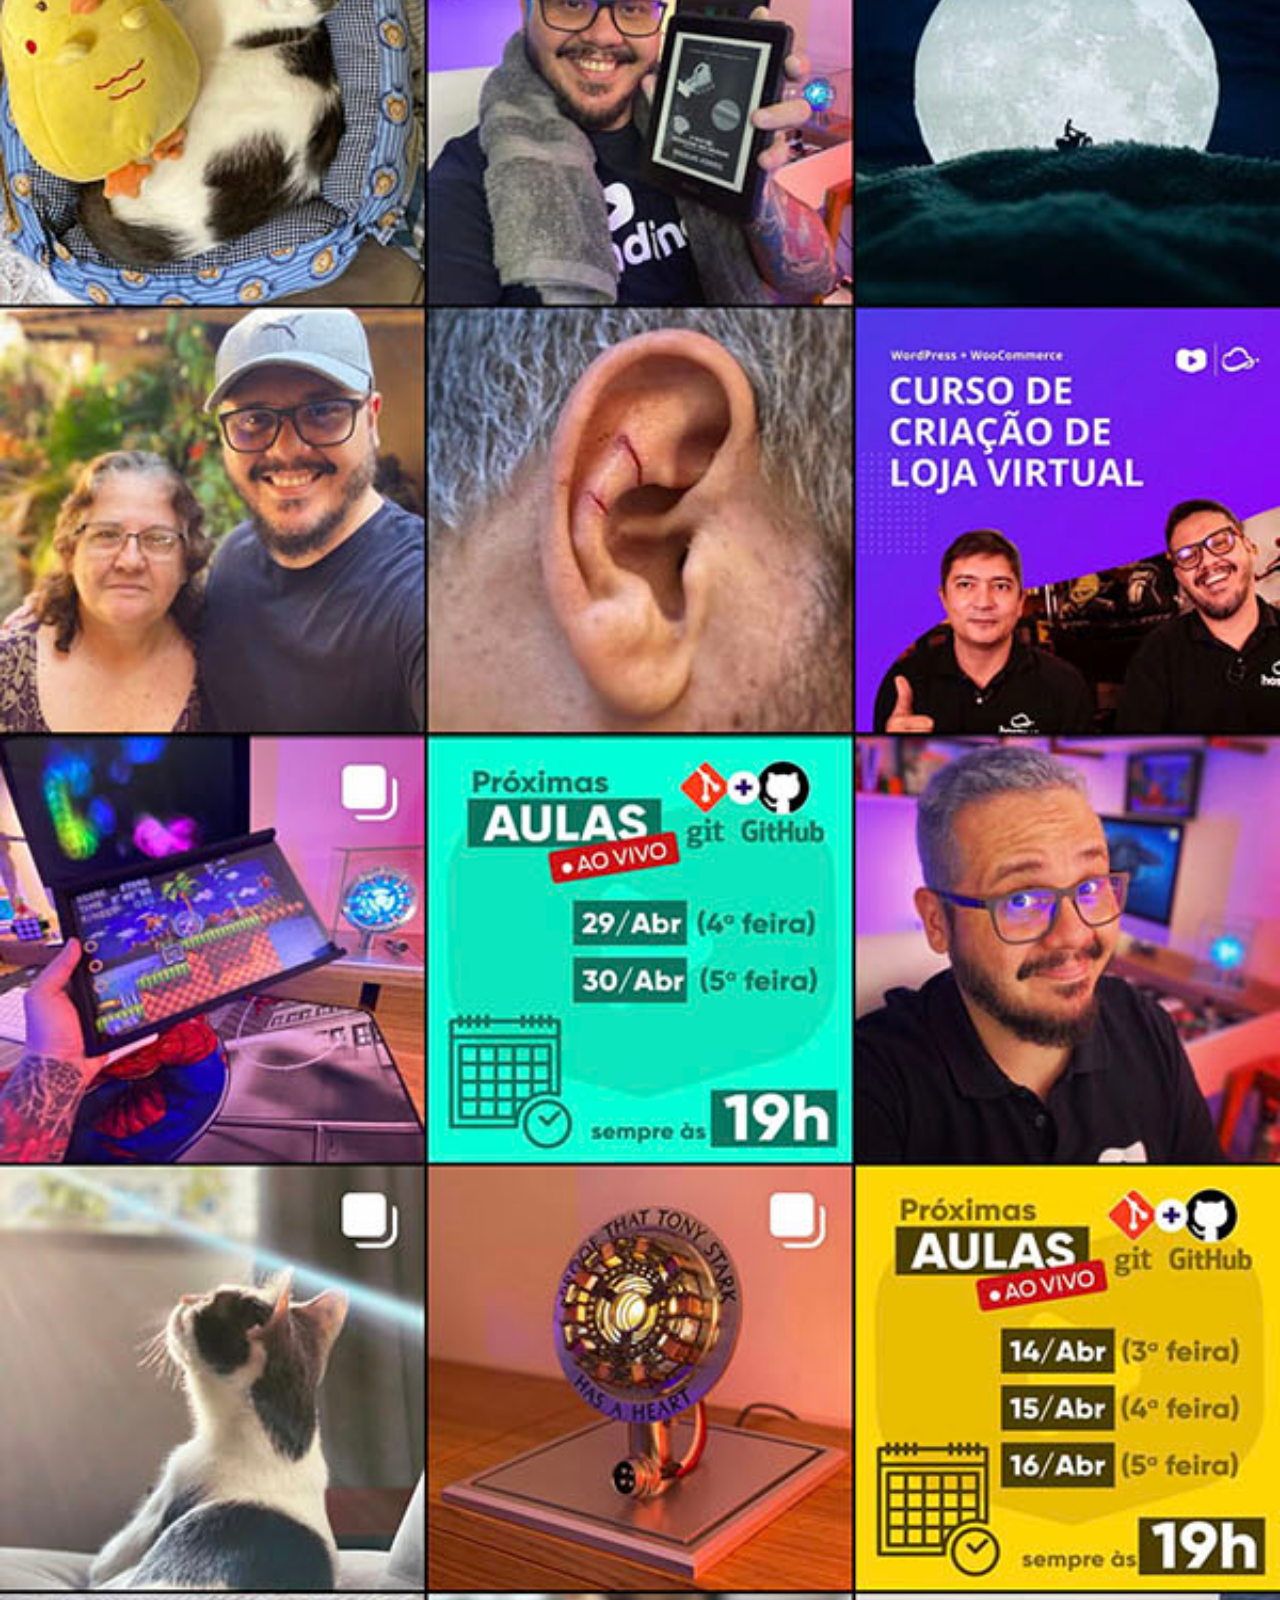
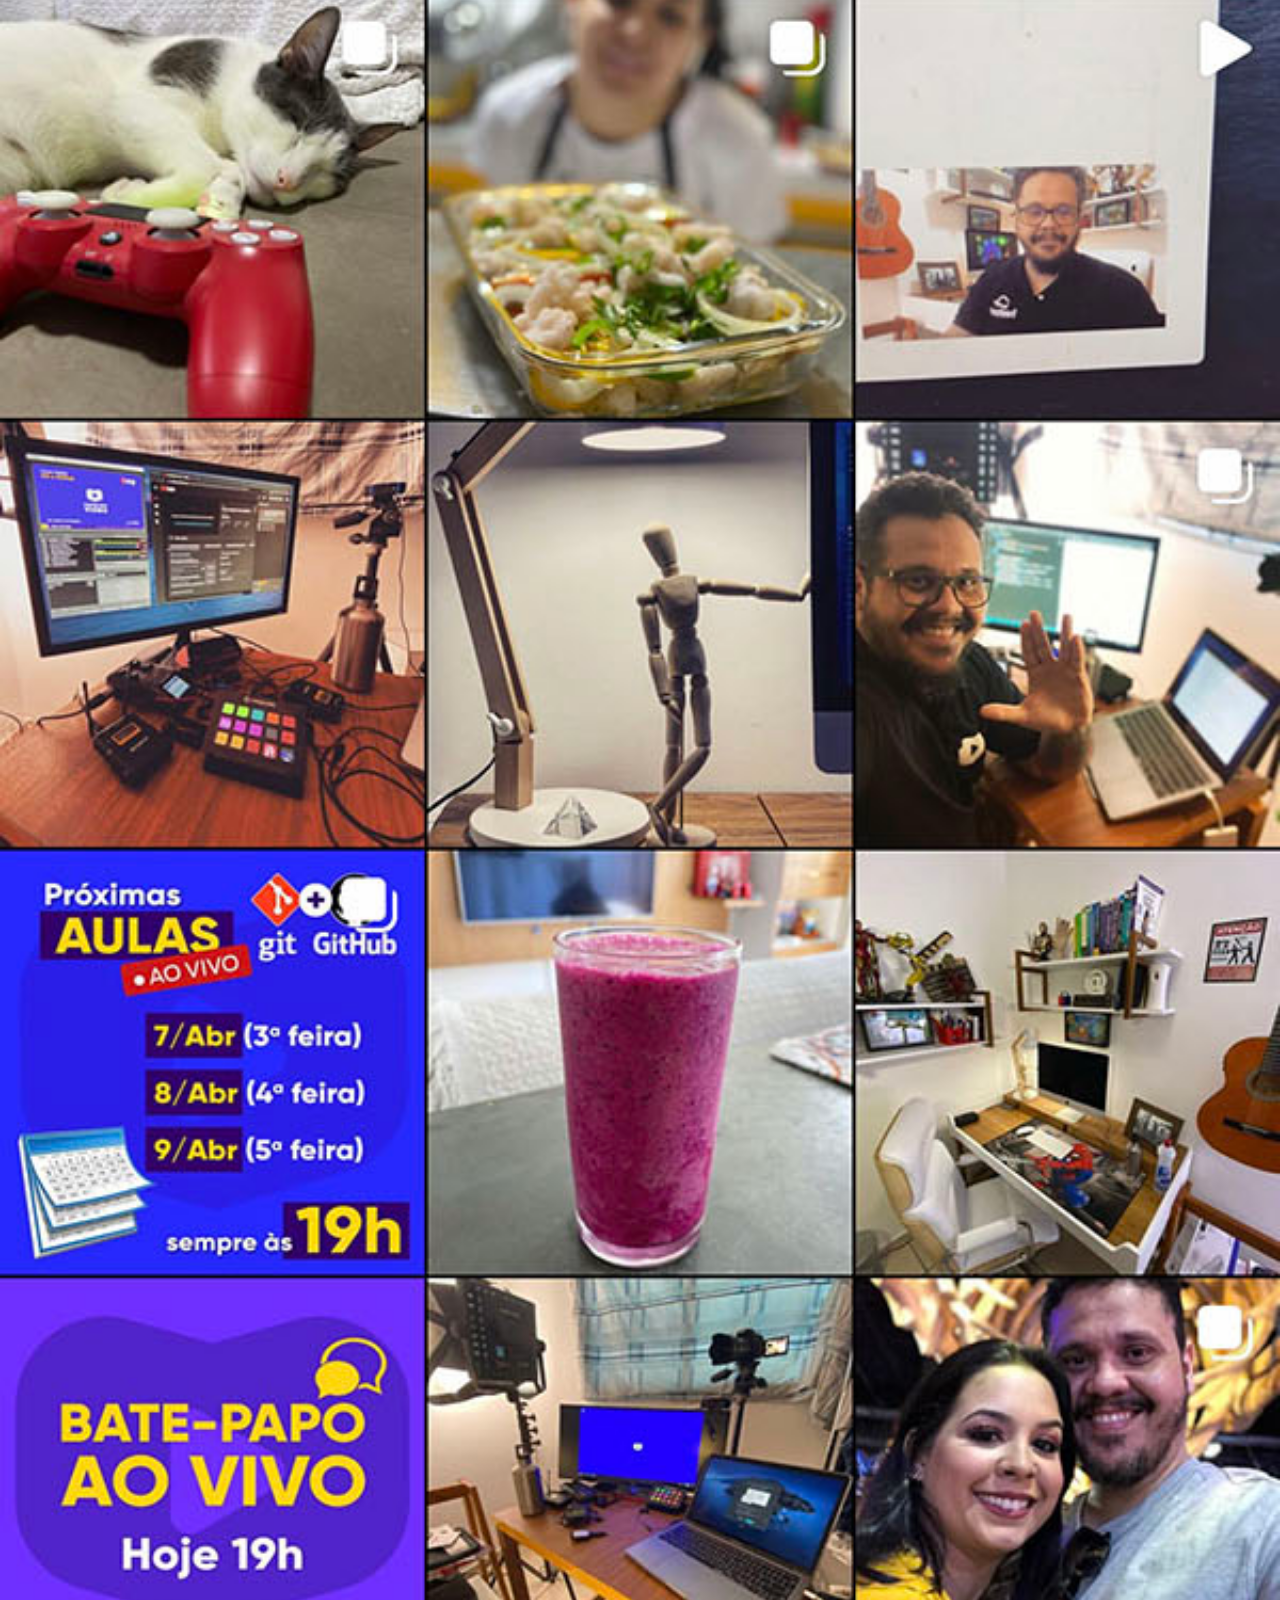
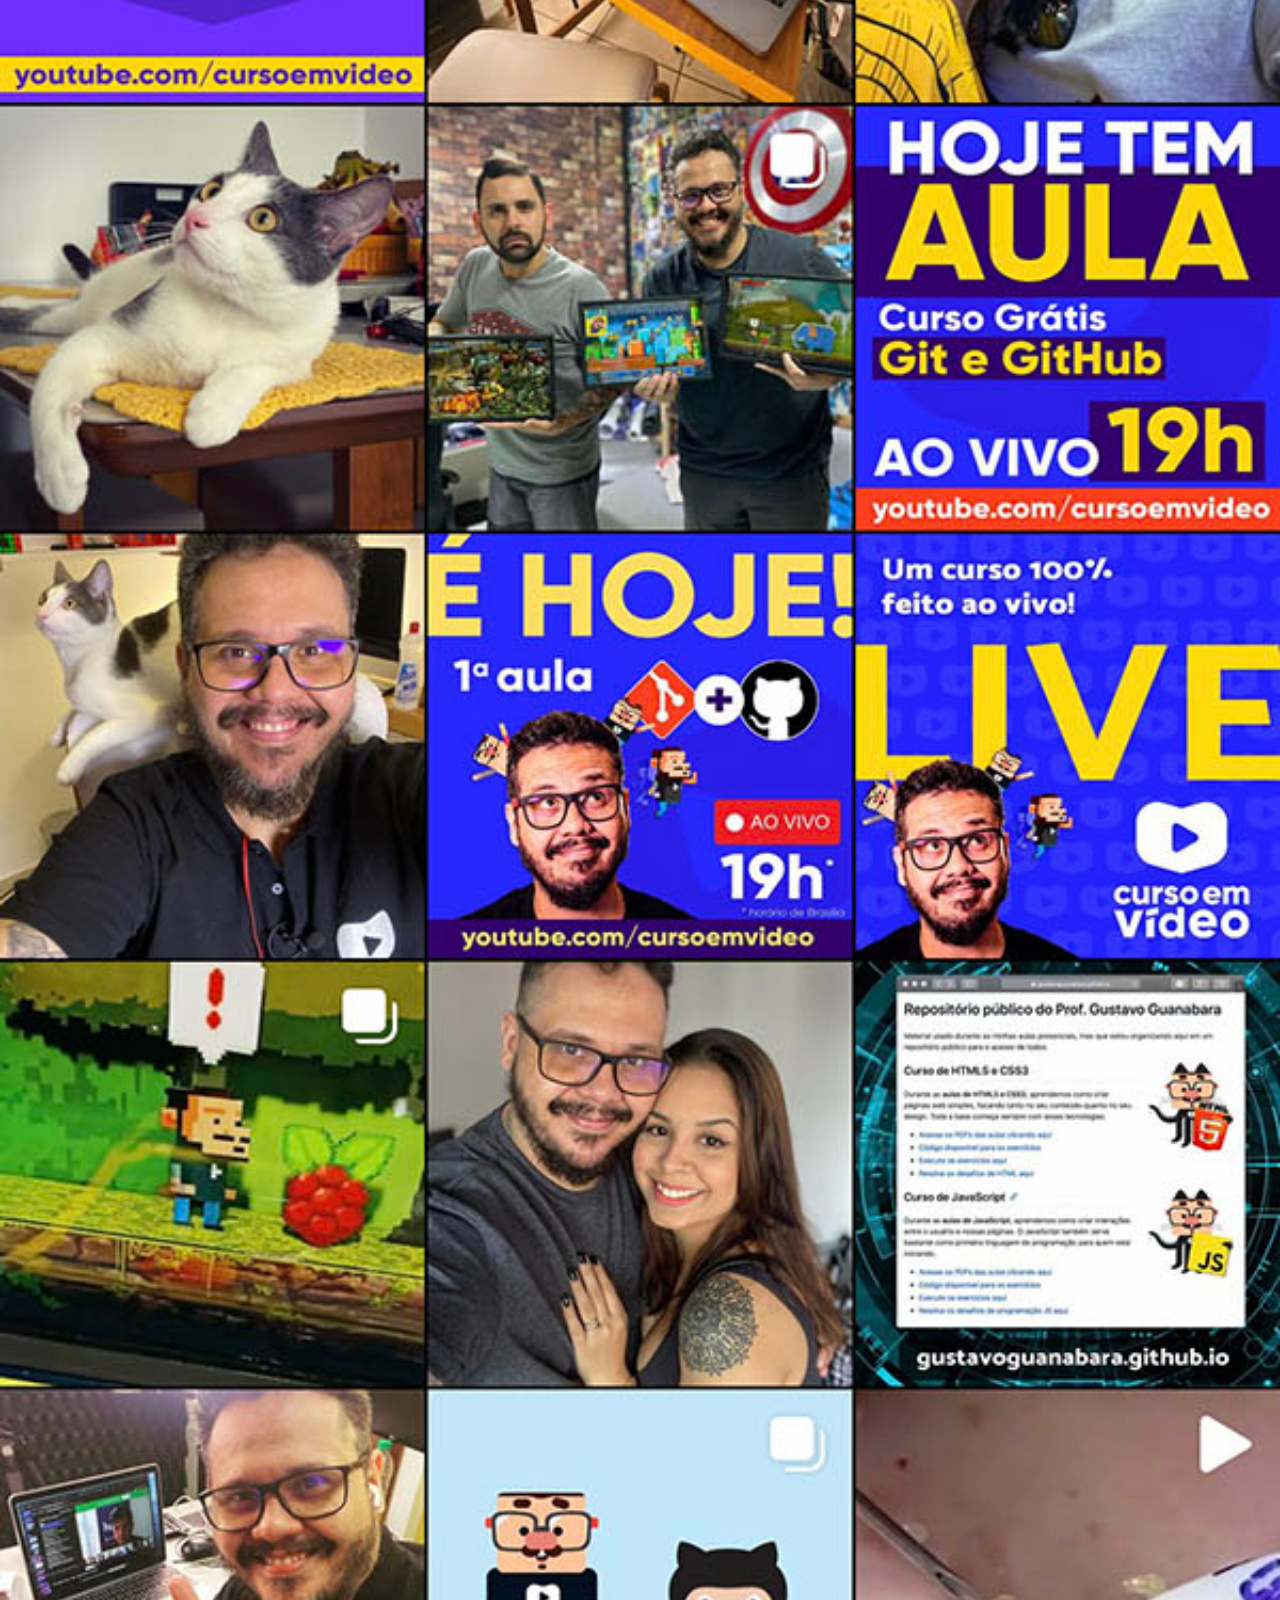
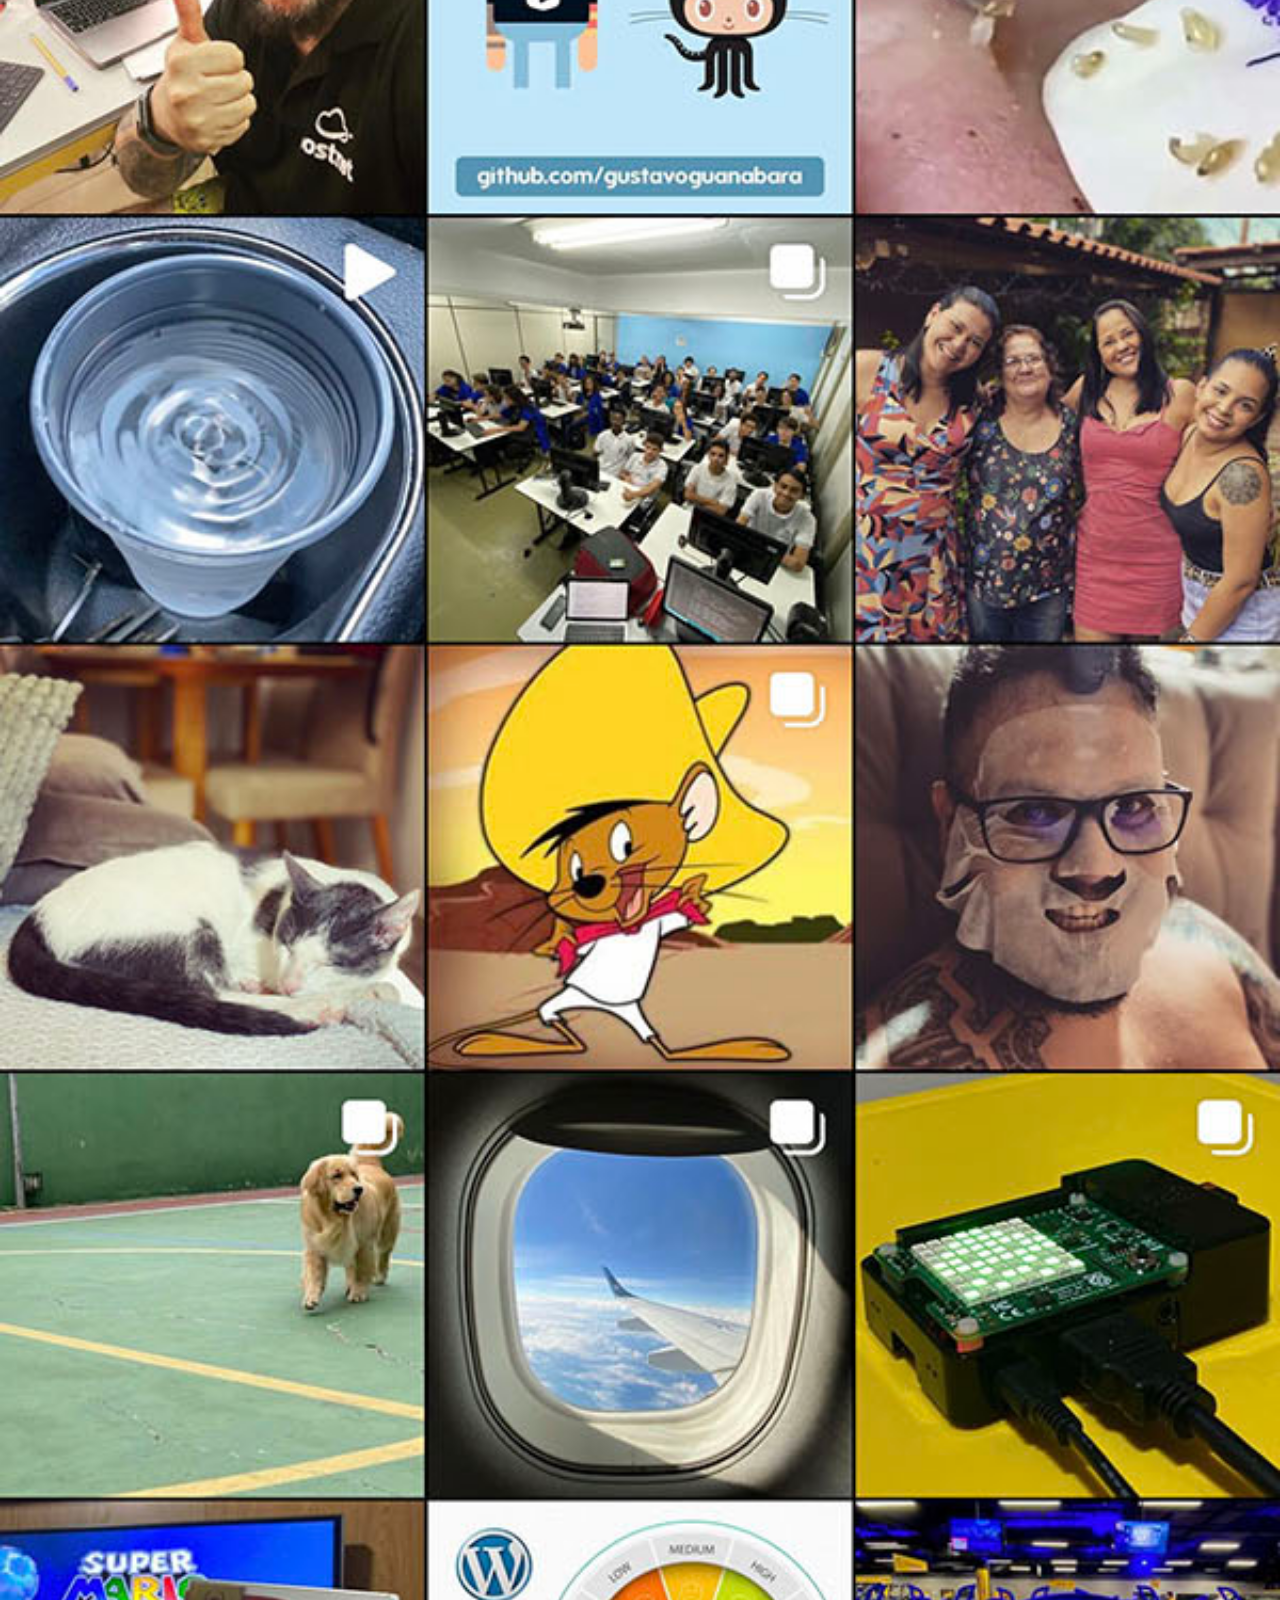
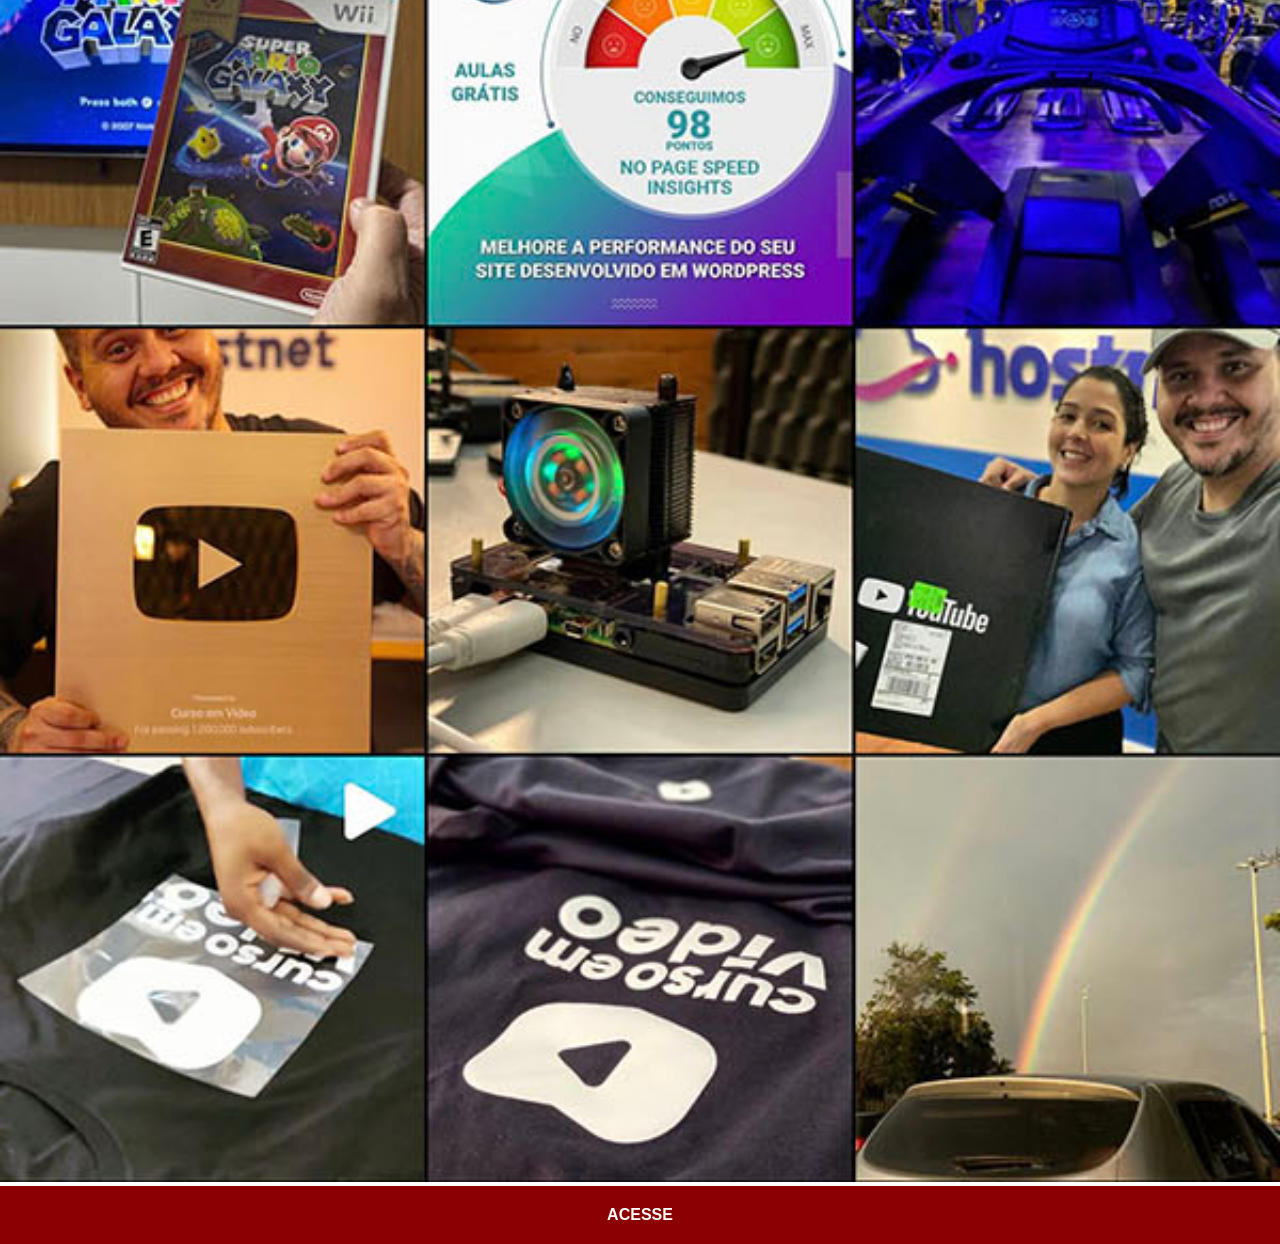
<file: instagram.html>
<!DOCTYPE html>
<html lang="pt-br">
<head>
    <meta charset="UTF-8">
    <meta name="viewport" content="width=device-width, initial-scale=1.0">
    <title>Instagram</title>
    <link rel="stylesheet" href="estilos/social.css">
</head>
<body>
    <img src="imagens/tela-instagram.jpg" alt="Instagram">
    <a href="https://www.instagram.com/gustavoguanabara/" target="_blank">ACESSE</a>
</body>
</html>
</file>
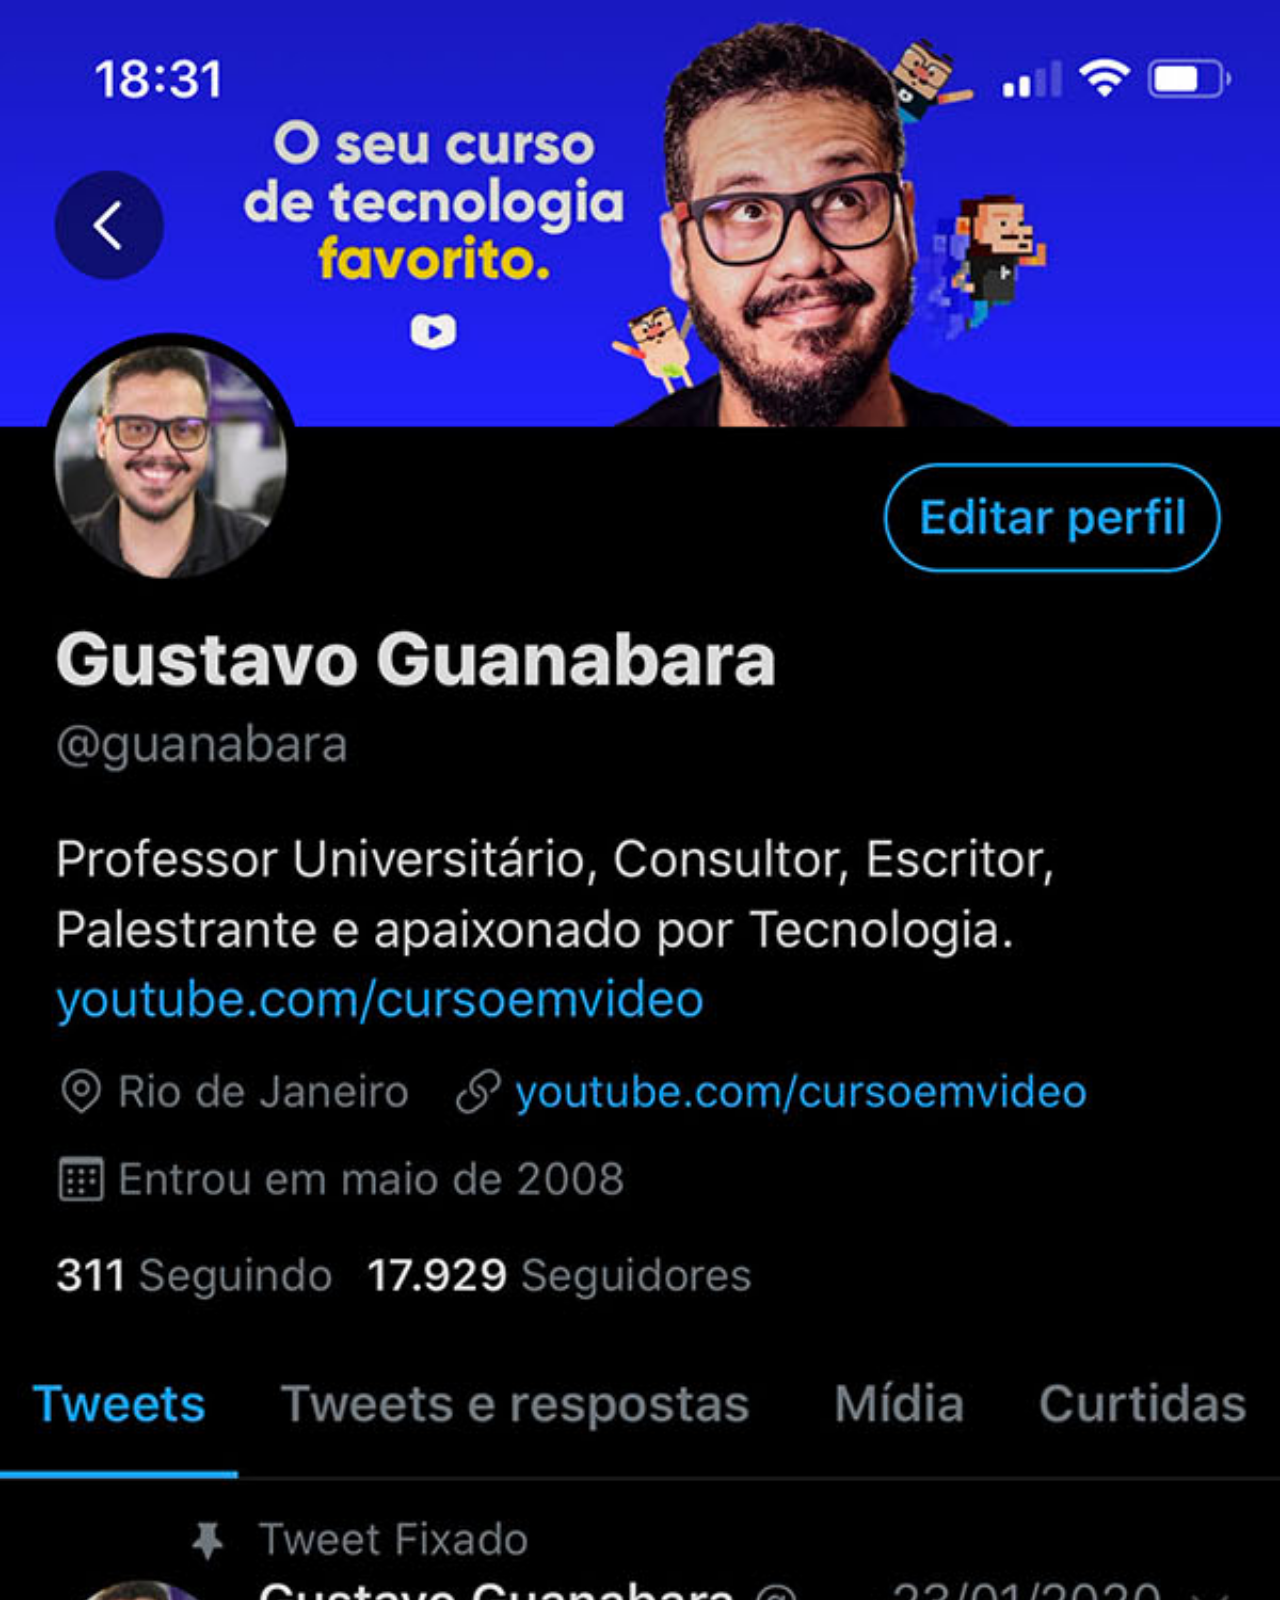
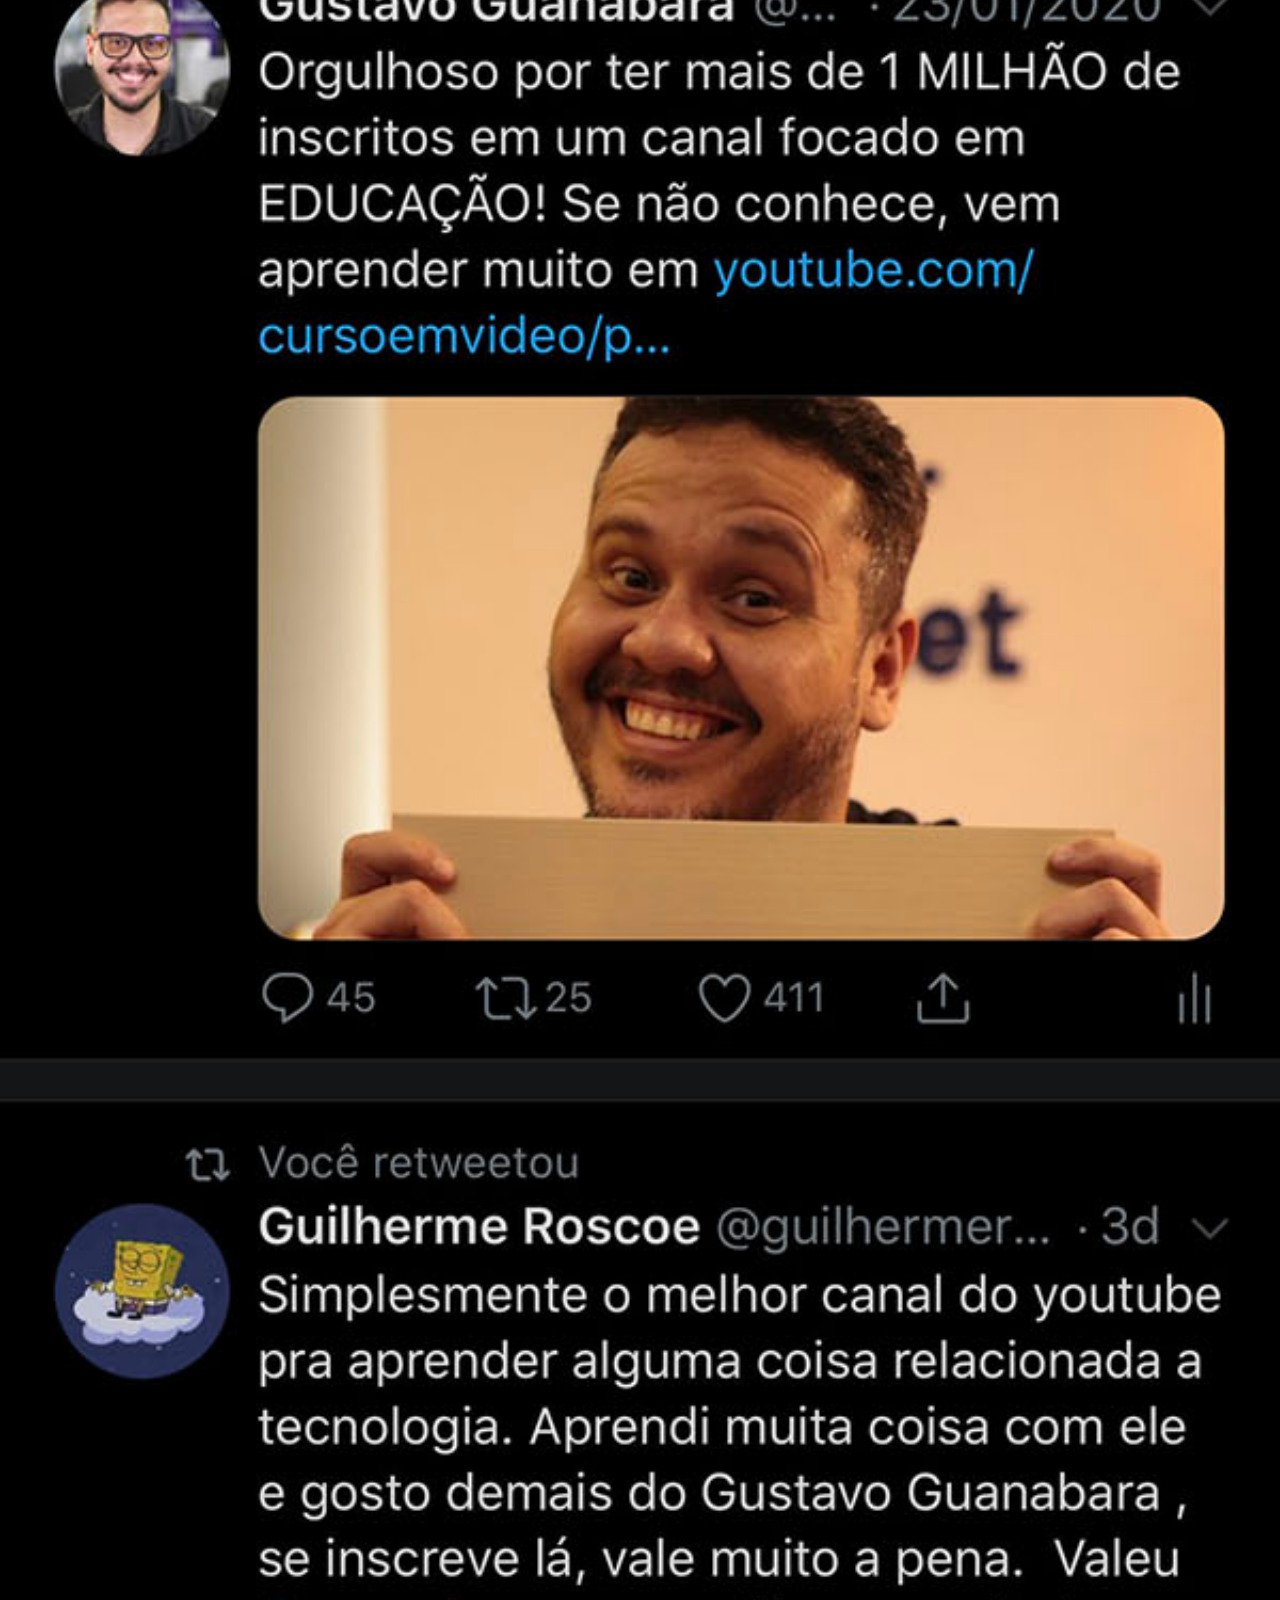
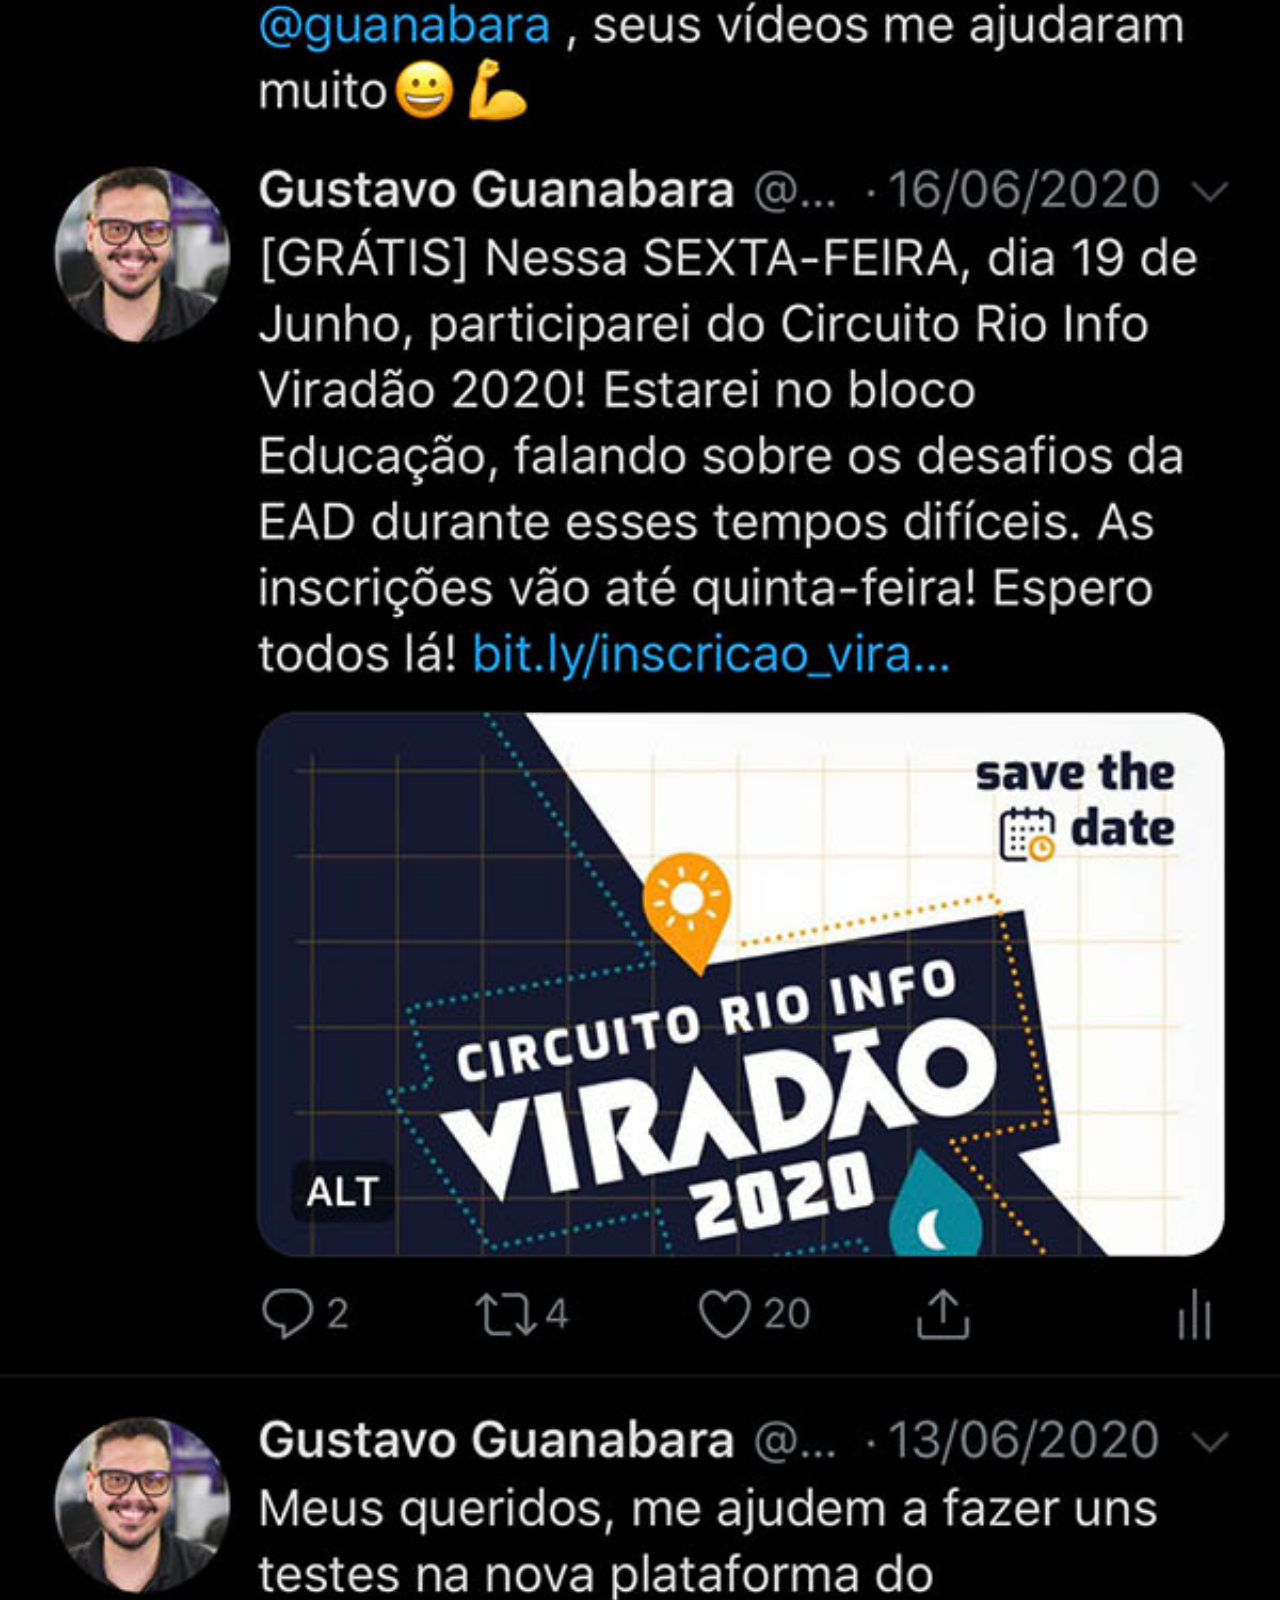
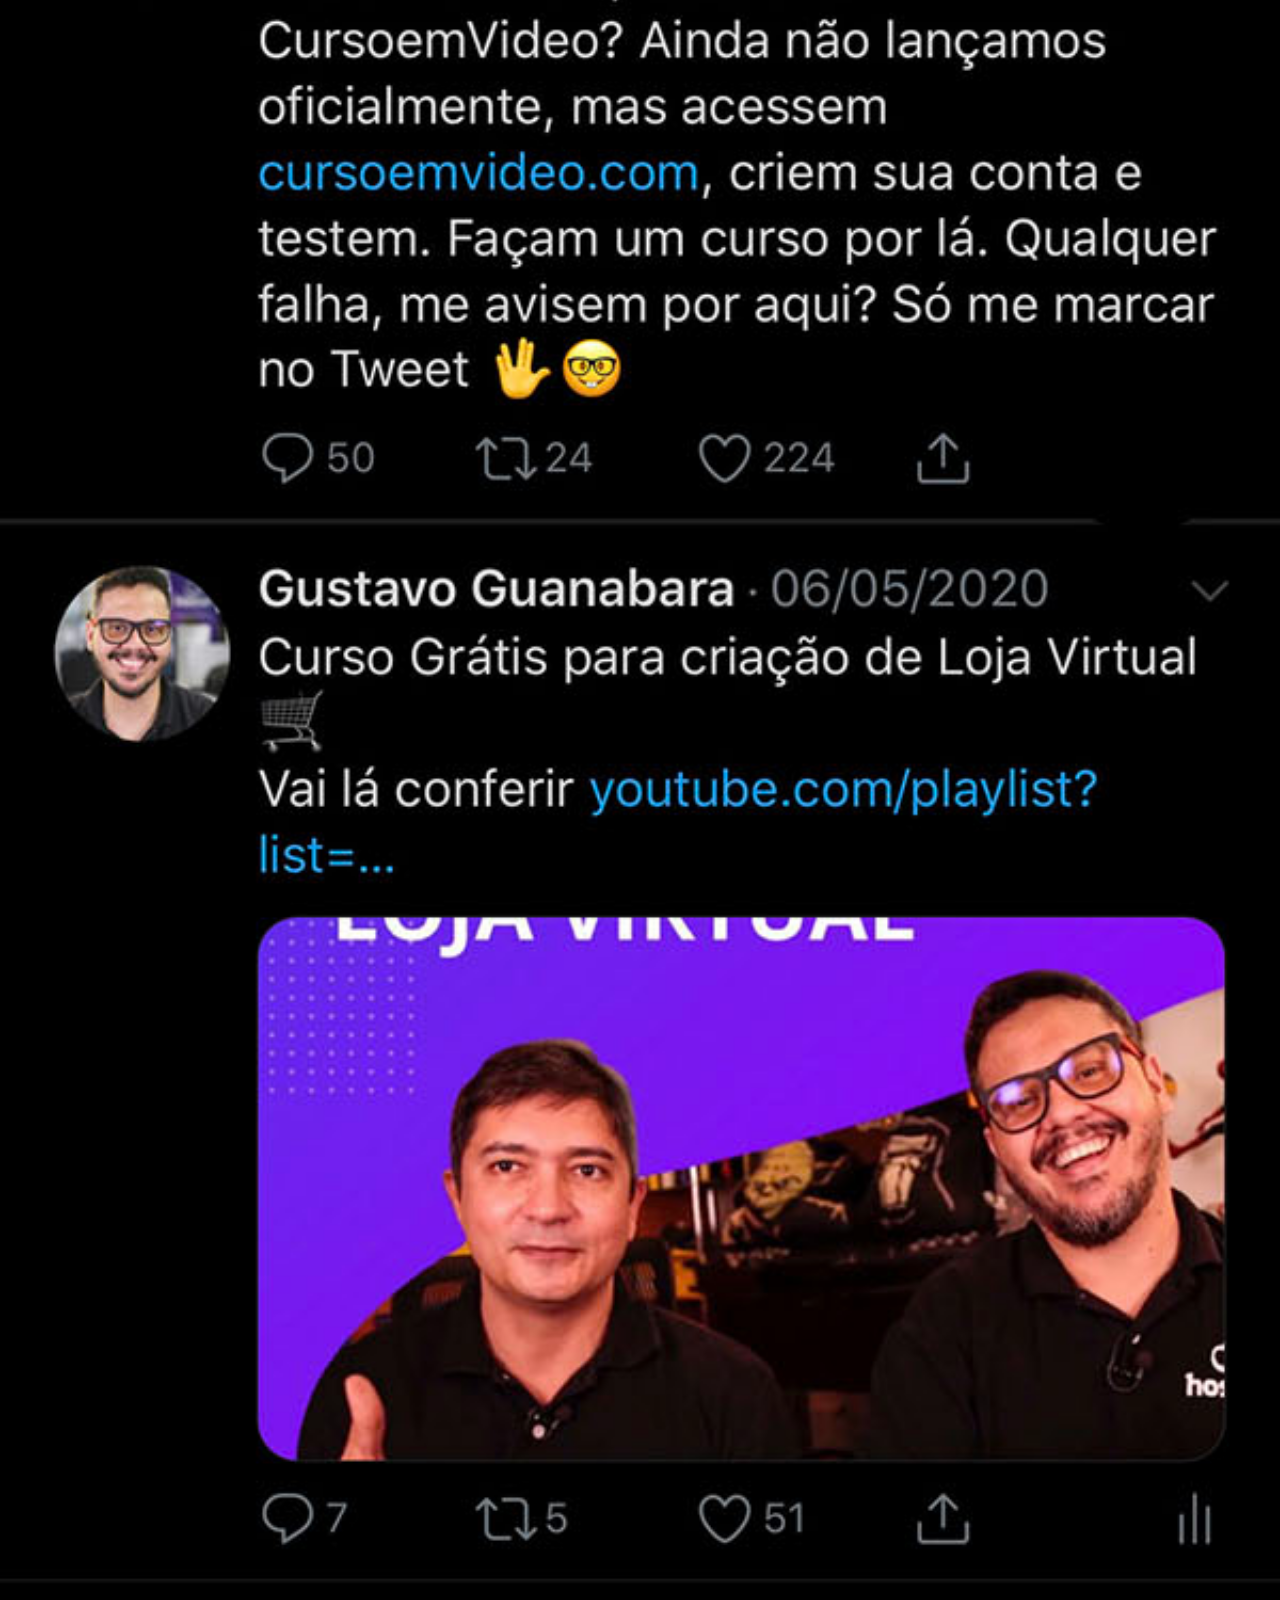
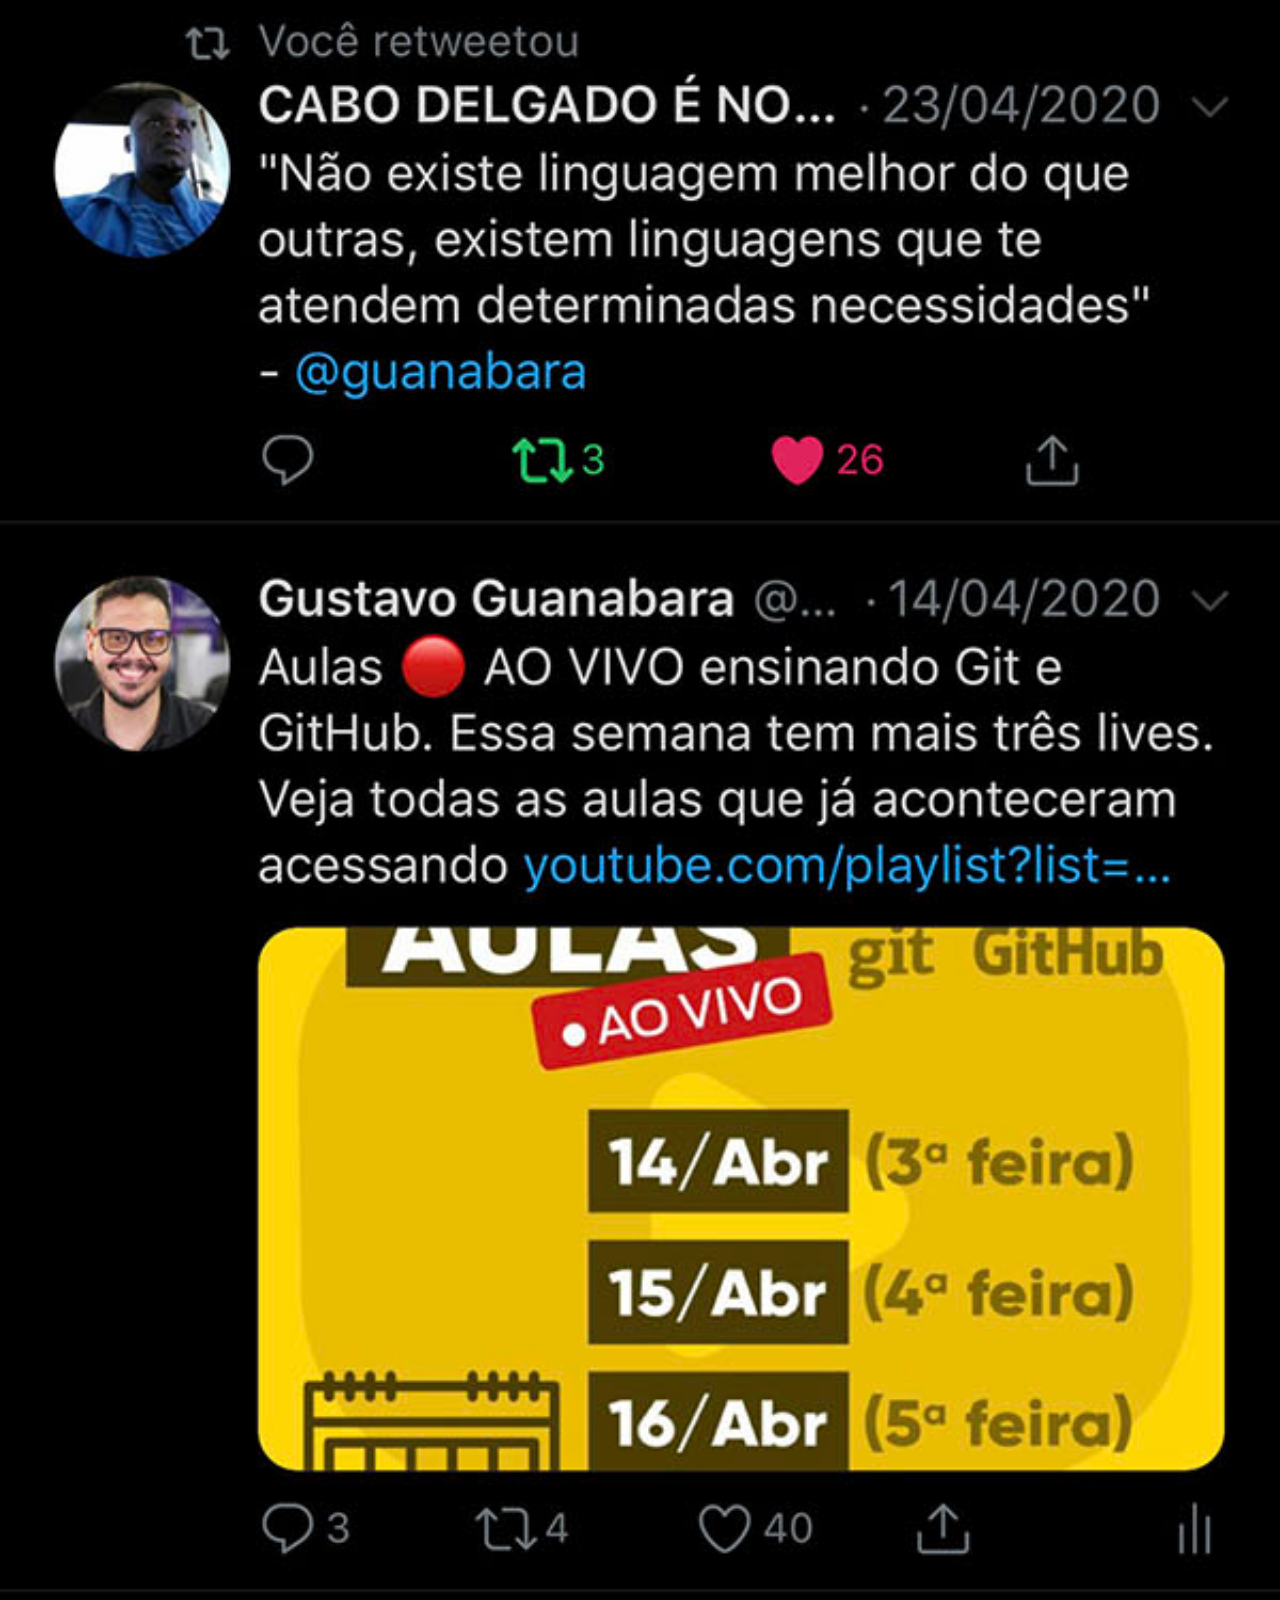
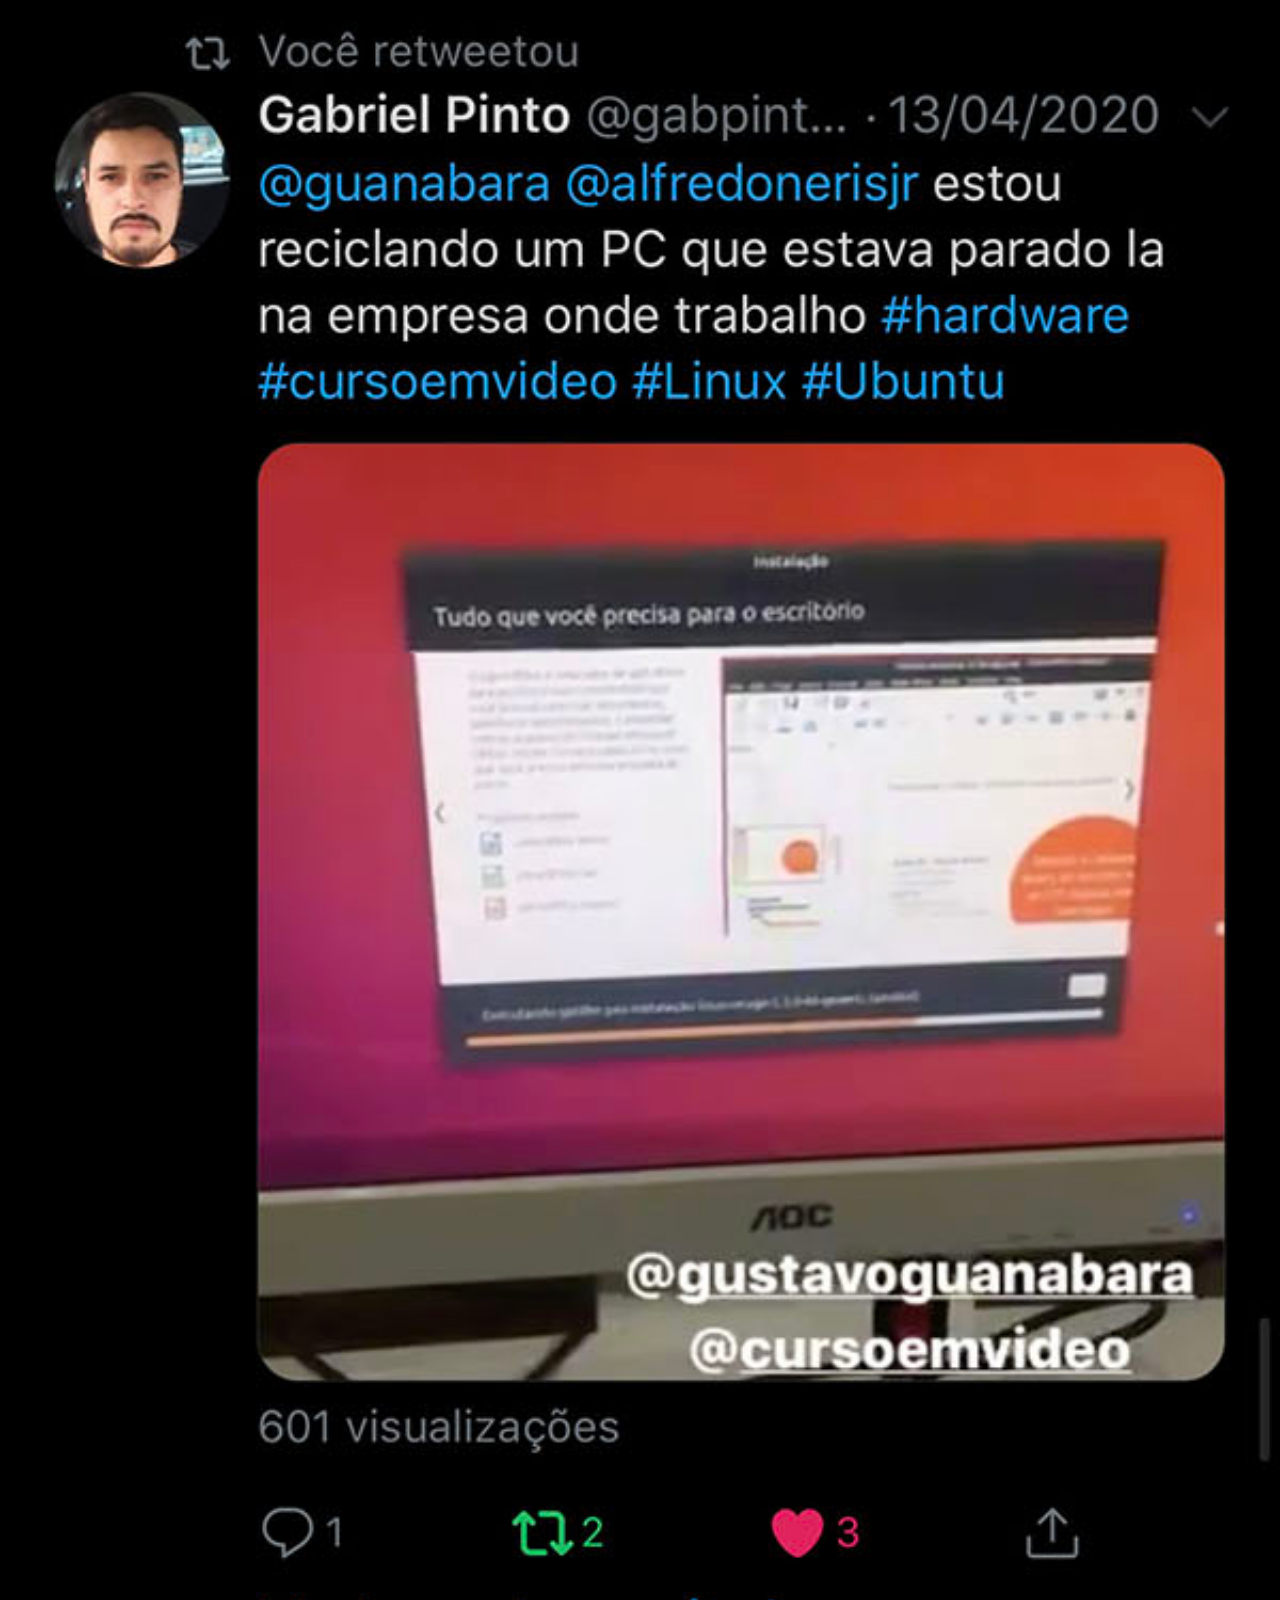
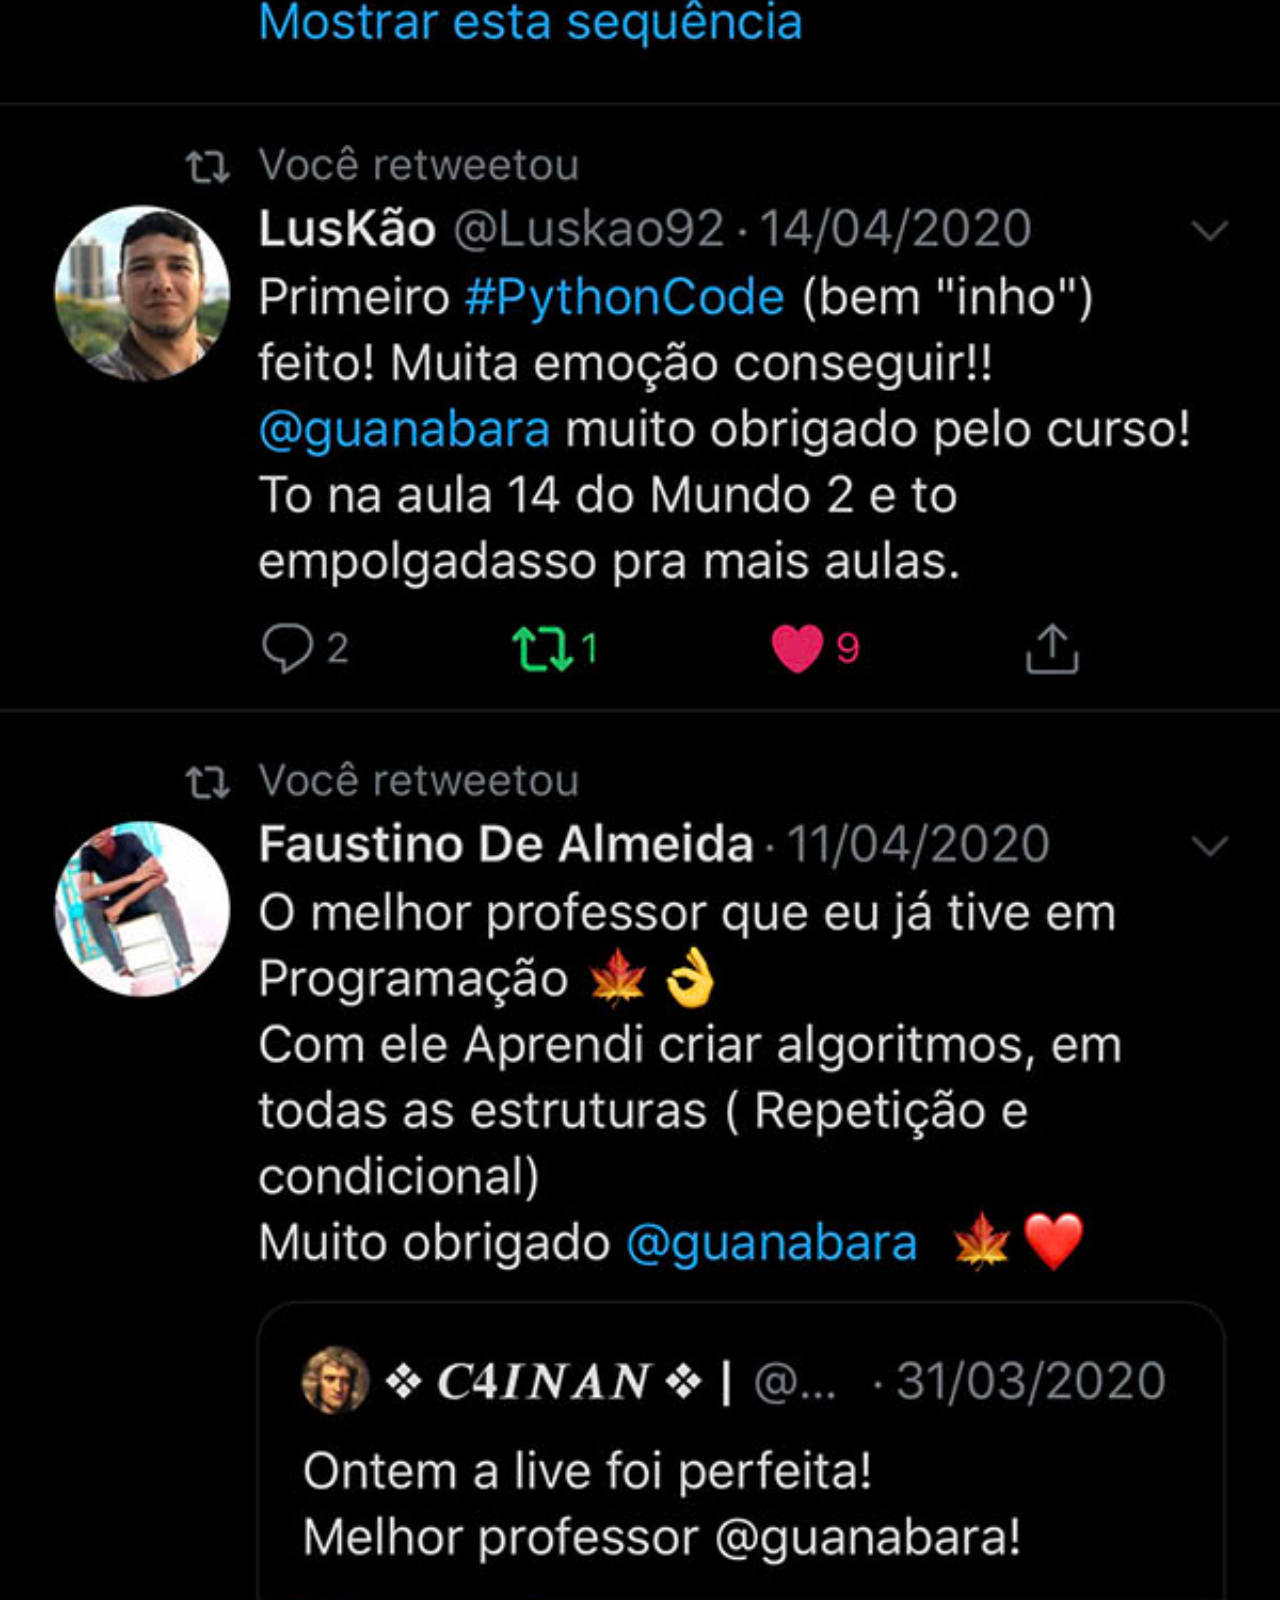
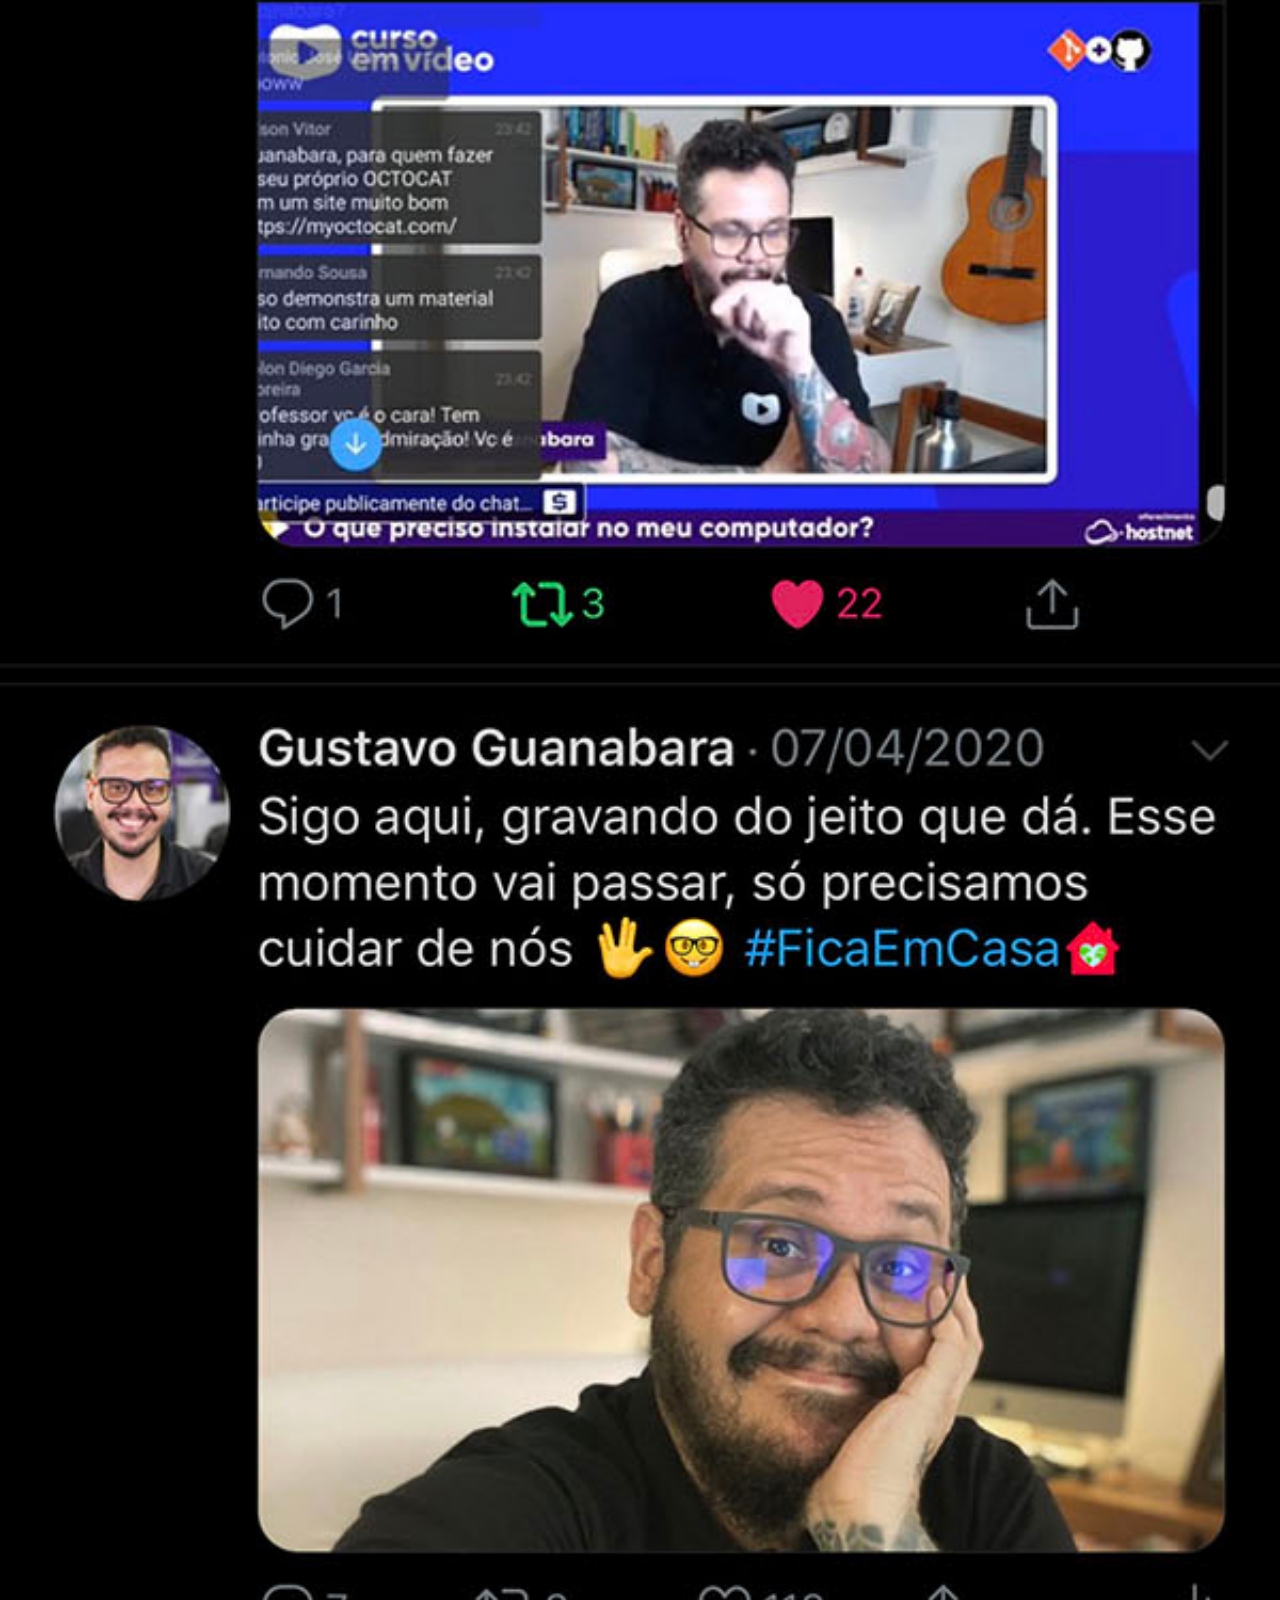
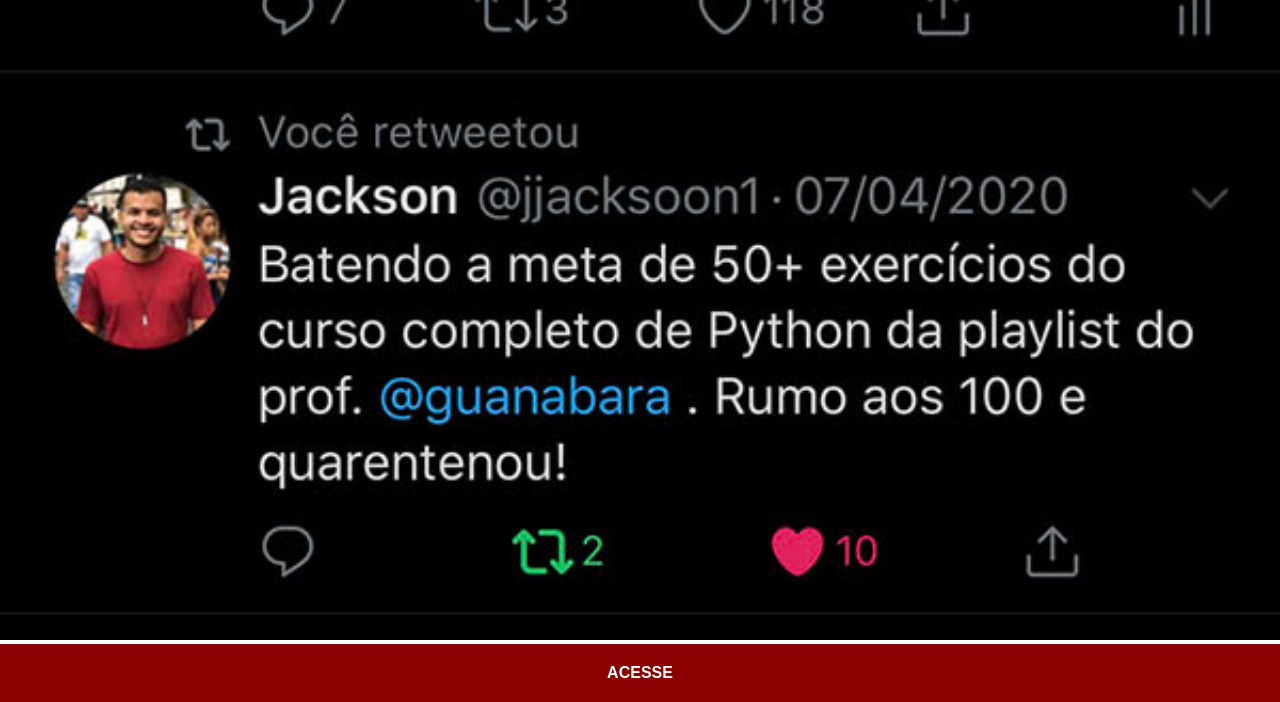
<file: twitter.html>
<!DOCTYPE html>
<html lang="pt-br">
<head>
    <meta charset="UTF-8">
    <meta name="viewport" content="width=device-width, initial-scale=1.0">
    <title>Twitter</title>
    <link rel="stylesheet" href="estilos/social.css">
</head>
<body>
    <img src="imagens/tela-twitter.jpg" alt="Twitter">
    <a href="https://twitter.com/guanabara" target="_blank">ACESSE</a>
</body>
</html>
</file>
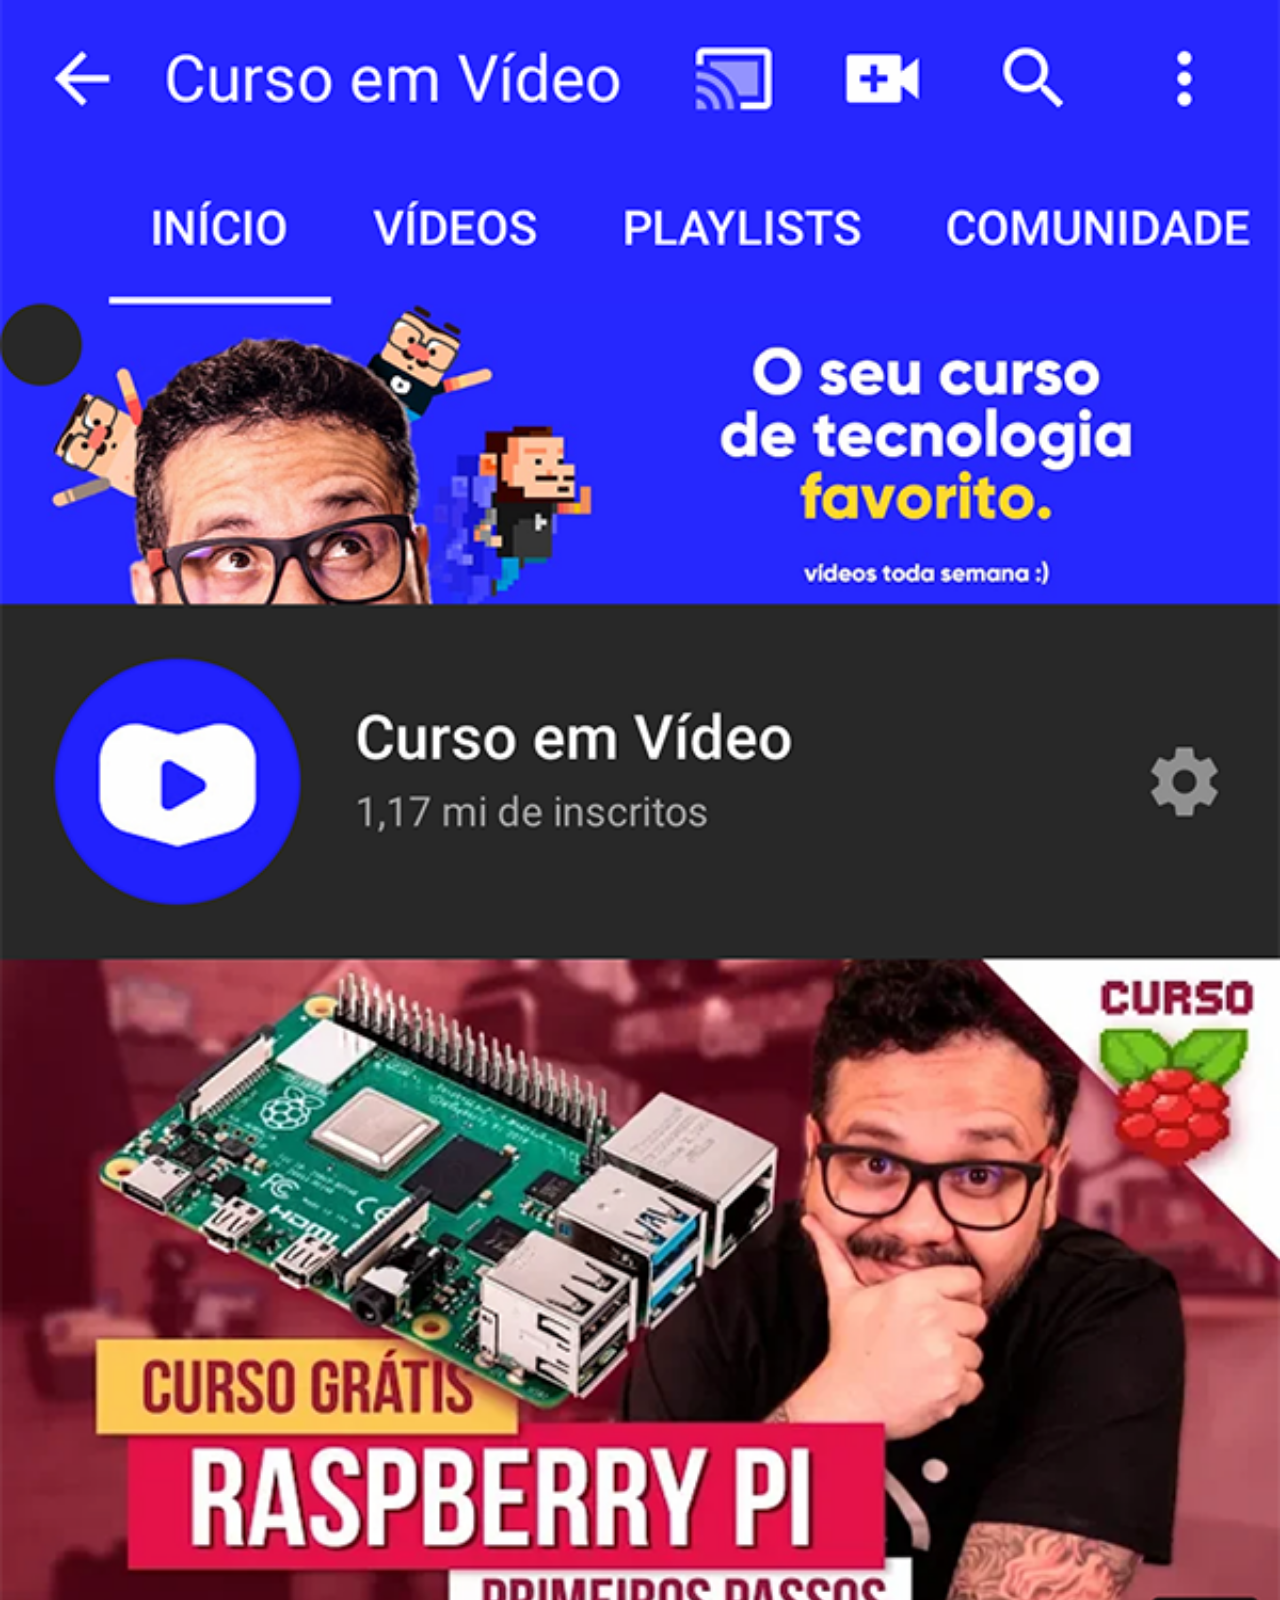
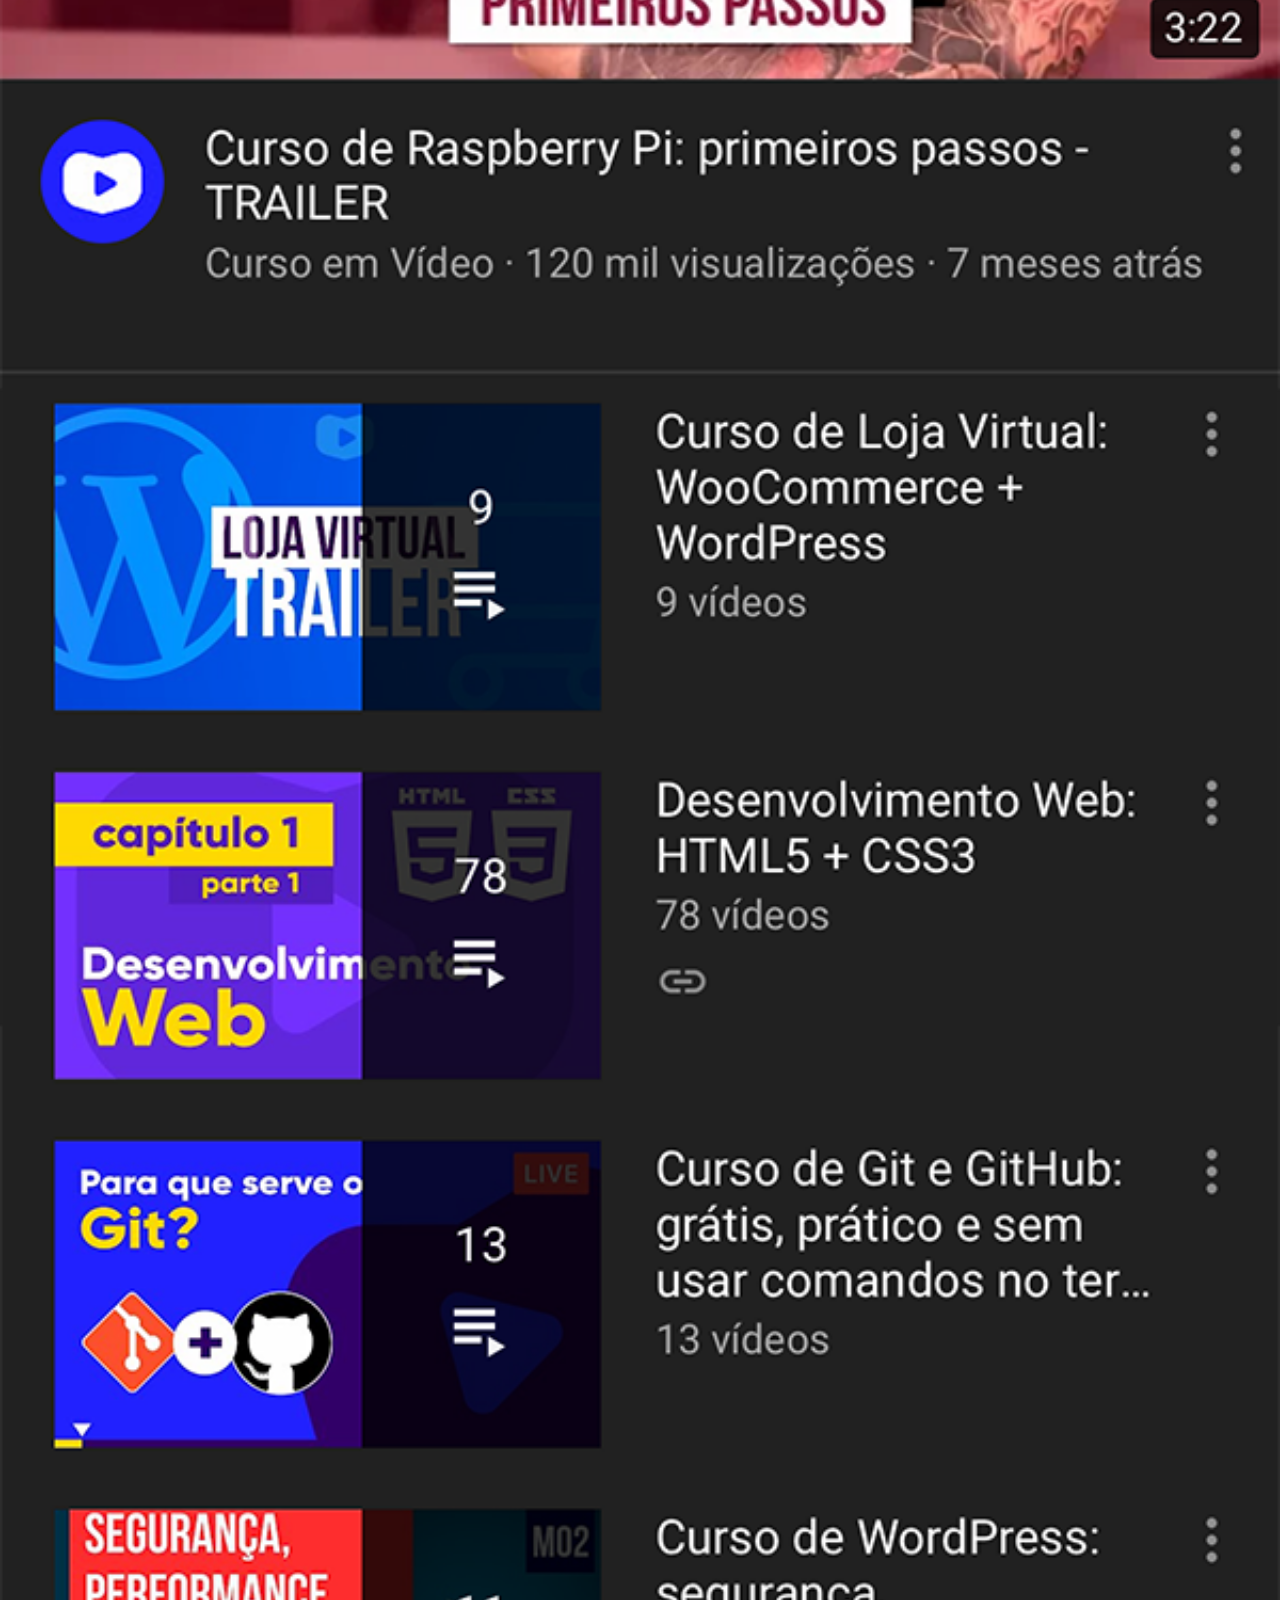
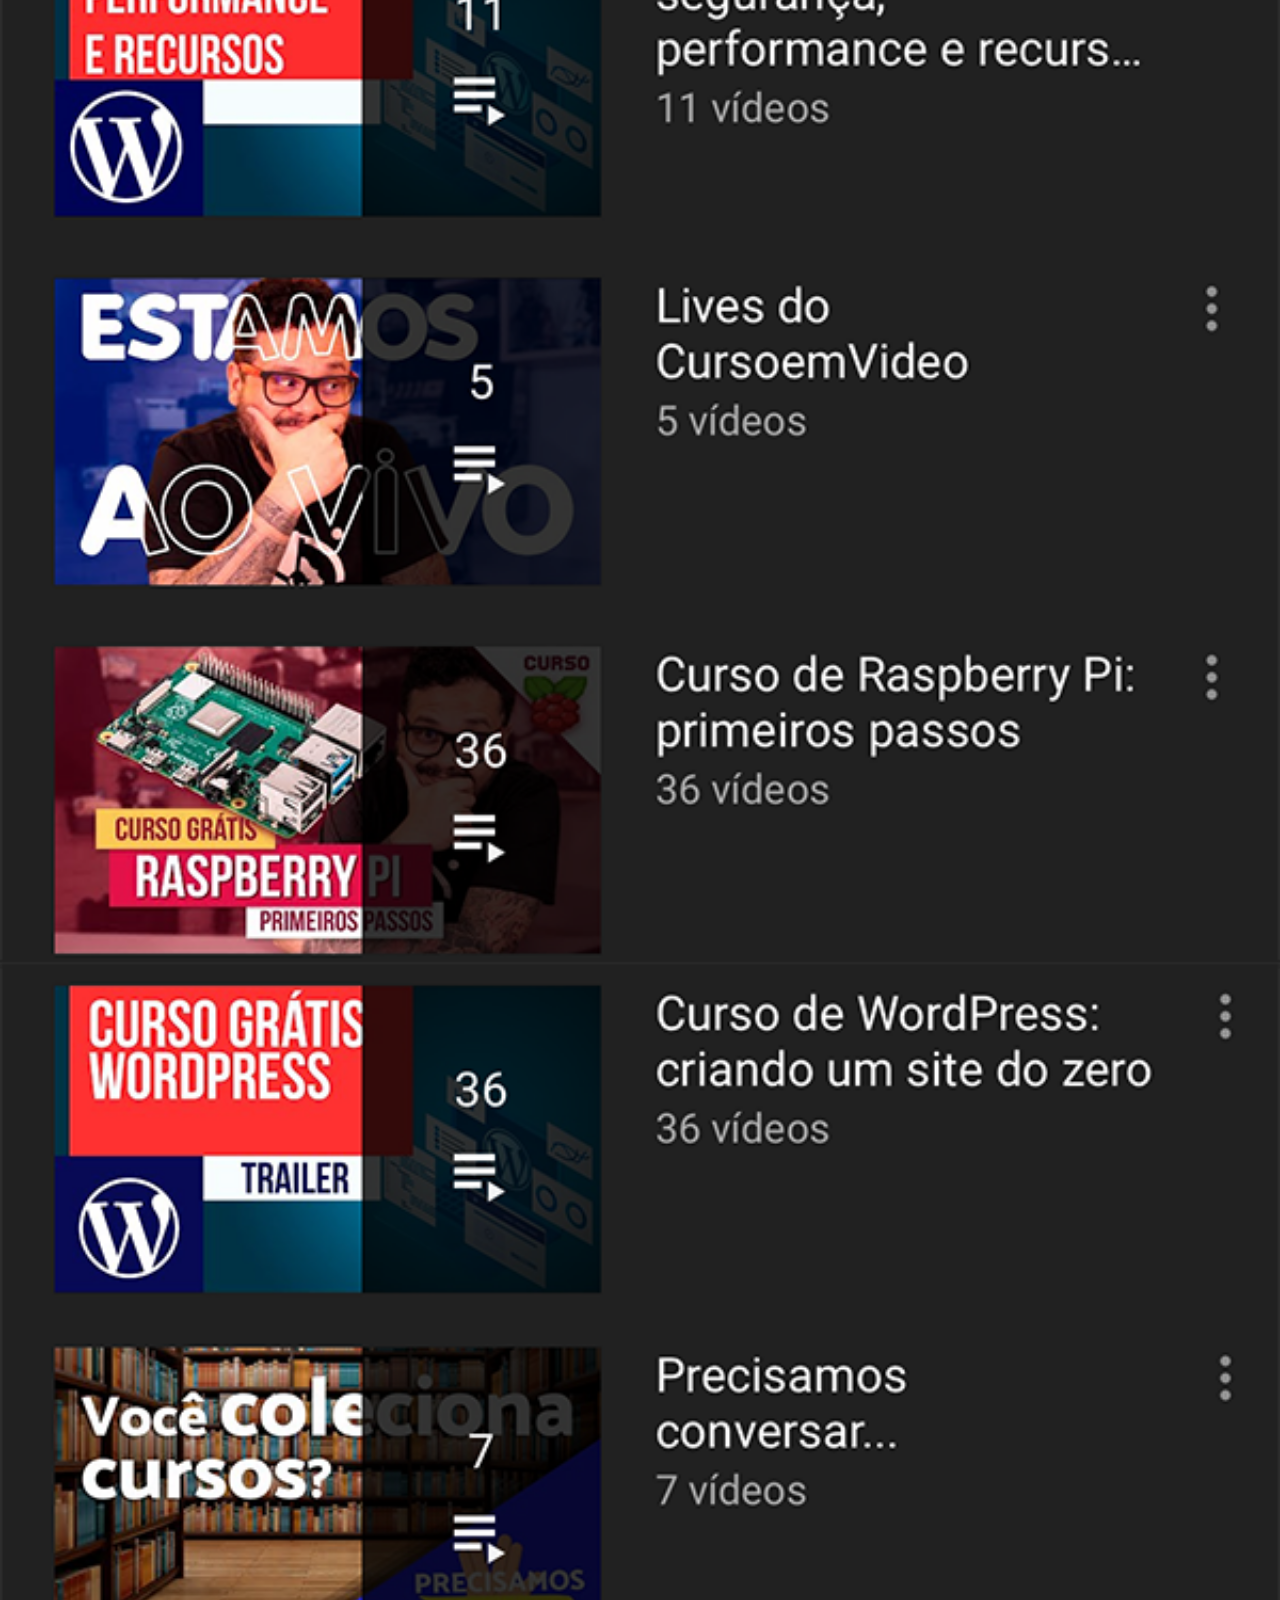
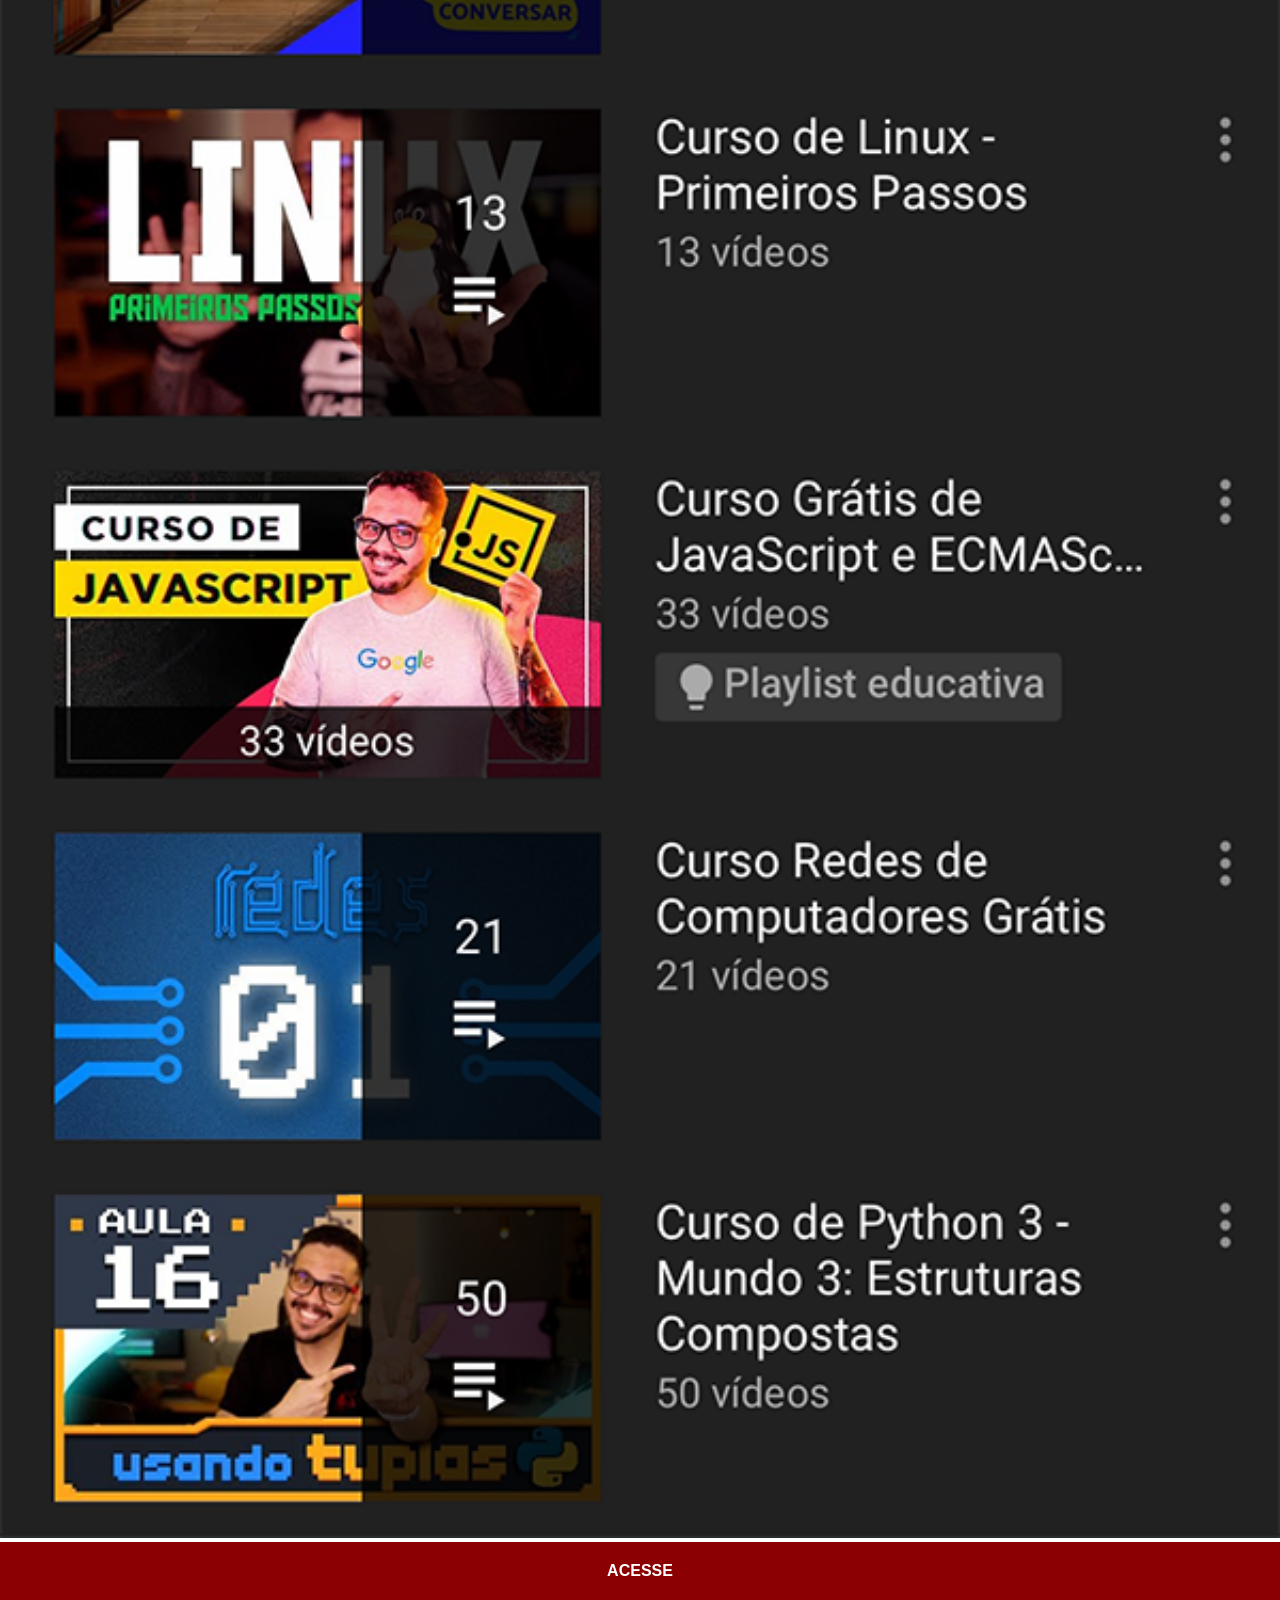
<file: youtube.html>
<!DOCTYPE html>
<html lang="pt-br">
<head>
    <meta charset="UTF-8">
    <meta name="viewport" content="width=device-width, initial-scale=1.0">
    <title>Youtube</title>
    <link rel="stylesheet" href="estilos/social.css">
</head>
<body>
    <img src="imagens/tela-youtube.png" alt="Youtube">
    <a href="https://www.youtube.com/@cursoemvideo/playlists" target="_blank">ACESSE</a>
</body>
</html>
</file>
<file: estilos/style.css>
@charset "UTF-8";

* {
    margin: 0px;
    padding: 0px;
    font-family: Arial, Helvetica, sans-serif;
}

html, body {
    height: 100vh;
    width: 100vw;
}

body {
    background: url('../imagens/fundo-madeira.jpg')no-repeat top center;
    background-size: cover;
    background-attachment: fixed
}

main {
    height: 100vh;
    position: relative;

}

section#telefone {
    position: absolute;
    top: 50%;
    left: 50%;
    transform: translate(-50%, -50%);

    height: 627px;
    width: 311px;
    background: url('../imagens/frame-iphone.png')no-repeat;
}

iframe#tela {
    position: relative;
    top: 80px;
    left: 20px;
    width: 267px;
    height: 471px;
}

section#redes-sociais img {
    width: 50px;
    margin: 10px;
    border-radius: 50%;
    box-shadow: 2px 2px 5px rgba(0, 0, 0, 0.397);
    box-sizing: border-box;
}

section#redes-sociais img:hover {
    border: 2px solid rgba(255, 255, 255, 0.603);
    transform: translate(-3px, -3px);
    box-shadow: 5px 5px 10px rgba(0, 0, 0, 0.603); 
    transition: transform 0.3s, border 0.3s;   
}
</file>
<file: estilos/social.css>
@charset "UTF-8";

        * {
            margin: 0px;
            padding: 0px;
            font-family: Arial, Helvetica, sans-serif;
        }

        ::-webkit-scrollbar {
            width: 0px;
            height: 0px;
        }

        img {
            width: 100vw;
        }

        a {
            display: block;
            background-color: rgb(139, 0, 0);
            color: white;
            padding: 20px;
            text-align: center;
            font-weight: bolder;
            text-decoration: none;
        }

        a:hover {
            background-color: red;
        }
</file>
